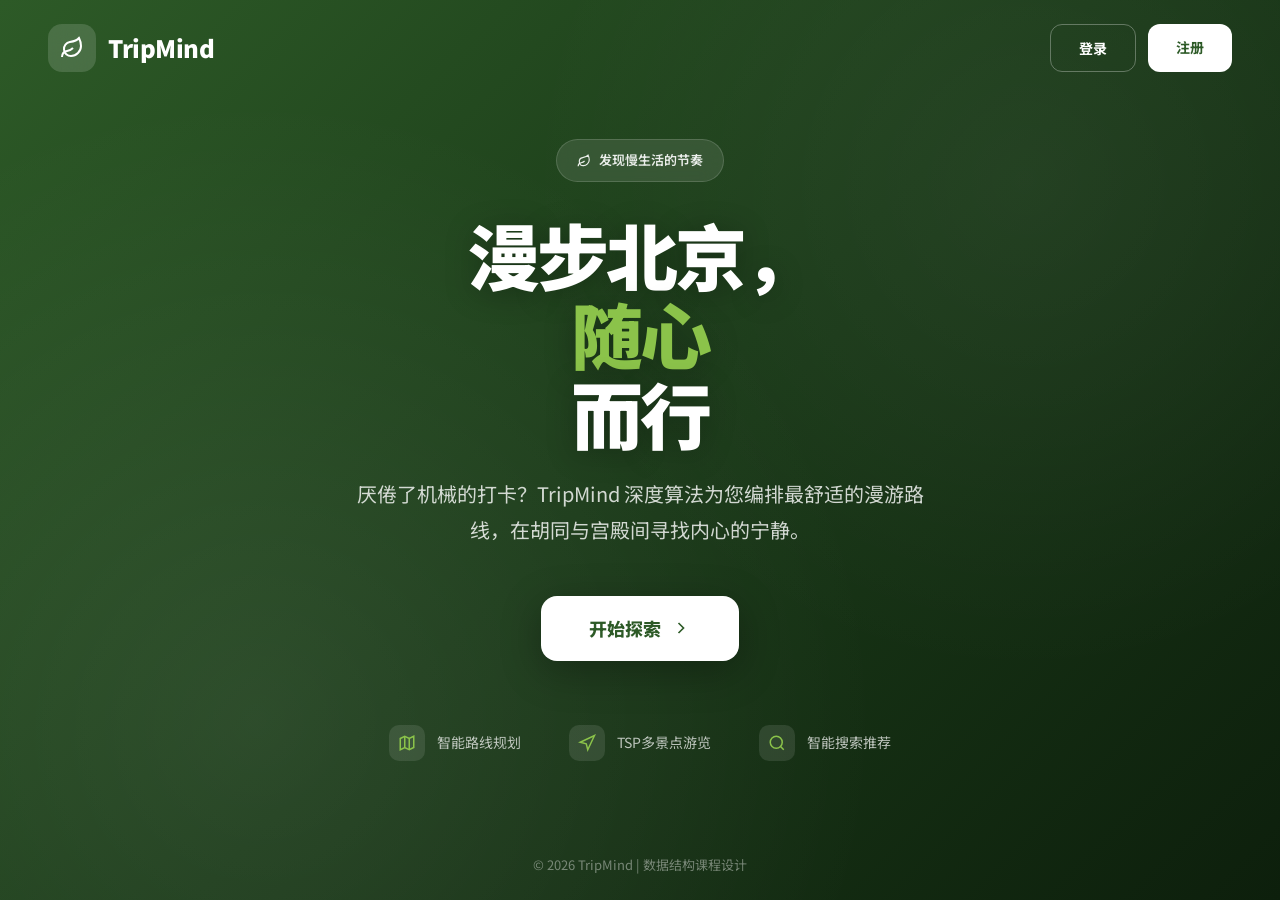
<file: frontend/index.html>
<!DOCTYPE html>
<html lang="zh-CN">
<head>
    <meta charset="UTF-8">
    <meta name="viewport" content="width=device-width, initial-scale=1.0">
    <title>TripMind - 智能旅游推荐系统</title>
    <link rel="stylesheet" href="css/style.css">
    <script src="js/icons.js"></script>
    <style>
        /* 欢迎页全屏设计 */
        .welcome-page {
            min-height: 100vh;
            display: flex;
            flex-direction: column;
            background: linear-gradient(135deg, #2D5A27 0%, #1A3A18 50%, #0D1F0C 100%);
            position: relative;
            overflow: hidden;
        }

        /* 背景装饰 */
        .welcome-page::before {
            content: '';
            position: absolute;
            inset: 0;
            background-image:
                radial-gradient(circle at 20% 80%, rgba(255,255,255,0.08) 0%, transparent 50%),
                radial-gradient(circle at 80% 20%, rgba(255,255,255,0.05) 0%, transparent 40%);
            pointer-events: none;
        }

        /* 顶部导航 */
        .welcome-nav {
            position: absolute;
            top: 0;
            left: 0;
            right: 0;
            padding: 24px 48px;
            display: flex;
            justify-content: space-between;
            align-items: center;
            z-index: 10;
        }

        .welcome-logo {
            display: flex;
            align-items: center;
            gap: 12px;
            color: white;
        }

        .welcome-logo-icon {
            width: 48px;
            height: 48px;
            background: rgba(255,255,255,0.15);
            border-radius: 14px;
            display: flex;
            align-items: center;
            justify-content: center;
            backdrop-filter: blur(10px);
        }

        .welcome-logo-text {
            font-size: 24px;
            font-weight: 900;
            letter-spacing: -0.5px;
        }

        .welcome-auth {
            display: flex;
            gap: 12px;
        }

        .btn-auth {
            padding: 12px 28px;
            border-radius: 12px;
            font-size: 14px;
            font-weight: 700;
            cursor: pointer;
            transition: all 0.2s;
            text-decoration: none;
        }

        .btn-auth-outline {
            background: transparent;
            border: 1px solid rgba(255,255,255,0.3);
            color: white;
        }

        .btn-auth-outline:hover {
            background: rgba(255,255,255,0.1);
            border-color: rgba(255,255,255,0.5);
        }

        .btn-auth-solid {
            background: white;
            color: var(--primary);
            border: none;
        }

        .btn-auth-solid:hover {
            background: rgba(255,255,255,0.9);
            transform: translateY(-2px);
        }

        /* 中央内容 */
        .welcome-content {
            flex: 1;
            display: flex;
            flex-direction: column;
            align-items: center;
            justify-content: center;
            text-align: center;
            padding: 0 24px;
            position: relative;
            z-index: 1;
        }

        .welcome-badge {
            display: inline-flex;
            align-items: center;
            gap: 8px;
            padding: 10px 20px;
            background: rgba(255,255,255,0.1);
            backdrop-filter: blur(10px);
            border: 1px solid rgba(255,255,255,0.15);
            border-radius: 100px;
            color: rgba(255,255,255,0.9);
            font-size: 13px;
            font-weight: 600;
            margin-bottom: 32px;
        }

        .welcome-title {
            font-size: 72px;
            font-weight: 900;
            line-height: 1.1;
            letter-spacing: -3px;
            color: white;
            margin-bottom: 24px;
            text-shadow: 0 4px 30px rgba(0,0,0,0.3);
        }

        .welcome-title span {
            color: #8BC34A;
            display: block;
        }

        .welcome-desc {
            font-size: 20px;
            color: rgba(255,255,255,0.8);
            max-width: 600px;
            margin: 0 auto 48px;
            line-height: 1.8;
        }

        /* 主按钮 */
        .welcome-actions {
            display: flex;
            flex-direction: column;
            align-items: center;
            gap: 20px;
        }

        .btn-enter {
            display: inline-flex;
            align-items: center;
            gap: 10px;
            padding: 18px 48px;
            background: white;
            color: var(--primary);
            border-radius: 16px;
            font-size: 18px;
            font-weight: 800;
            text-decoration: none;
            box-shadow: 0 10px 40px rgba(0,0,0,0.3);
            transition: all 0.3s;
        }

        .btn-enter:hover {
            transform: translateY(-3px);
            box-shadow: 0 15px 50px rgba(0,0,0,0.4);
        }

        .btn-enter svg {
            transition: transform 0.2s;
        }

        .btn-enter:hover svg {
            transform: translateX(4px);
        }

        /* 功能亮点 */
        .welcome-features {
            display: flex;
            gap: 48px;
            margin-top: 64px;
        }

        .welcome-feature {
            display: flex;
            align-items: center;
            gap: 12px;
            color: rgba(255,255,255,0.7);
            font-size: 14px;
        }

        .welcome-feature-icon {
            width: 36px;
            height: 36px;
            background: rgba(255,255,255,0.1);
            border-radius: 10px;
            display: flex;
            align-items: center;
            justify-content: center;
            color: #8BC34A;
        }

        /* 底部提示 */
        .welcome-footer {
            position: absolute;
            bottom: 24px;
            left: 0;
            right: 0;
            text-align: center;
            color: rgba(255,255,255,0.4);
            font-size: 13px;
        }

        /* 响应式 */
        @media (max-width: 768px) {
            .welcome-nav {
                padding: 20px 24px;
            }

            .welcome-title {
                font-size: 42px;
                letter-spacing: -1px;
            }

            .welcome-desc {
                font-size: 16px;
            }

            .welcome-features {
                flex-direction: column;
                gap: 16px;
                align-items: center;
            }

            .btn-enter {
                padding: 16px 36px;
                font-size: 16px;
            }
        }
    </style>
</head>
<body>
    <div class="welcome-page">
        <!-- 顶部导航 -->
        <div class="welcome-nav">
            <div class="welcome-logo">
                <div class="welcome-logo-icon">
                    <svg xmlns="http://www.w3.org/2000/svg" width="24" height="24" viewBox="0 0 24 24" fill="none" stroke="white" stroke-width="2"><path d="M11 20A7 7 0 0 1 9.8 6.1C15.5 5 17 4.48 19 2c1 2 2 4.18 2 8 0 5.5-4.78 10-10 10Z"/><path d="M2 21c0-3 1.85-5.36 5.08-6C9.5 14.52 12 13 13 12"/></svg>
                </div>
                <span class="welcome-logo-text">TripMind</span>
            </div>

            <div class="welcome-auth">
                <a href="login.html" class="btn-auth btn-auth-outline">登录</a>
                <a href="register.html" class="btn-auth btn-auth-solid">注册</a>
            </div>
        </div>

        <!-- 中央内容 -->
        <div class="welcome-content">
            <div class="welcome-badge">
                <svg xmlns="http://www.w3.org/2000/svg" width="14" height="14" viewBox="0 0 24 24" fill="none" stroke="currentColor" stroke-width="2"><path d="M11 20A7 7 0 0 1 9.8 6.1C15.5 5 17 4.48 19 2c1 2 2 4.18 2 8 0 5.5-4.78 10-10 10Z"/><path d="M2 21c0-3 1.85-5.36 5.08-6C9.5 14.52 12 13 13 12"/></svg>
                发现慢生活的节奏
            </div>

            <h1 class="welcome-title">
                漫步北京，
                <span>随心</span>而行
            </h1>

            <p class="welcome-desc">
                厌倦了机械的打卡？TripMind 深度算法为您编排最舒适的漫游路线，在胡同与宫殿间寻找内心的宁静。
            </p>

            <div class="welcome-actions">
                <a href="pages/home.html" class="btn-enter">
                    开始探索
                    <svg xmlns="http://www.w3.org/2000/svg" width="20" height="20" viewBox="0 0 24 24" fill="none" stroke="currentColor" stroke-width="2"><path d="m9 18 6-6-6-6"/></svg>
                </a>
            </div>

            <div class="welcome-features">
                <div class="welcome-feature">
                    <div class="welcome-feature-icon">
                        <svg xmlns="http://www.w3.org/2000/svg" width="18" height="18" viewBox="0 0 24 24" fill="none" stroke="currentColor" stroke-width="2"><polygon points="3 6 9 3 15 6 21 3 21 18 15 21 9 18 3 21"/><line x1="9" x2="9" y1="3" y2="18"/><line x1="15" x2="15" y1="6" y2="21"/></svg>
                    </div>
                    智能路线规划
                </div>
                <div class="welcome-feature">
                    <div class="welcome-feature-icon">
                        <svg xmlns="http://www.w3.org/2000/svg" width="18" height="18" viewBox="0 0 24 24" fill="none" stroke="currentColor" stroke-width="2"><polygon points="3 11 22 2 13 21 11 13 3 11"/></svg>
                    </div>
                    TSP多景点游览
                </div>
                <div class="welcome-feature">
                    <div class="welcome-feature-icon">
                        <svg xmlns="http://www.w3.org/2000/svg" width="18" height="18" viewBox="0 0 24 24" fill="none" stroke="currentColor" stroke-width="2"><circle cx="11" cy="11" r="8"/><path d="m21 21-4.3-4.3"/></svg>
                    </div>
                    智能搜索推荐
                </div>
            </div>
        </div>

        <!-- 底部 -->
        <div class="welcome-footer">
            © 2026 TripMind | 数据结构课程设计
        </div>
    </div>
</body>
</html>
</file>
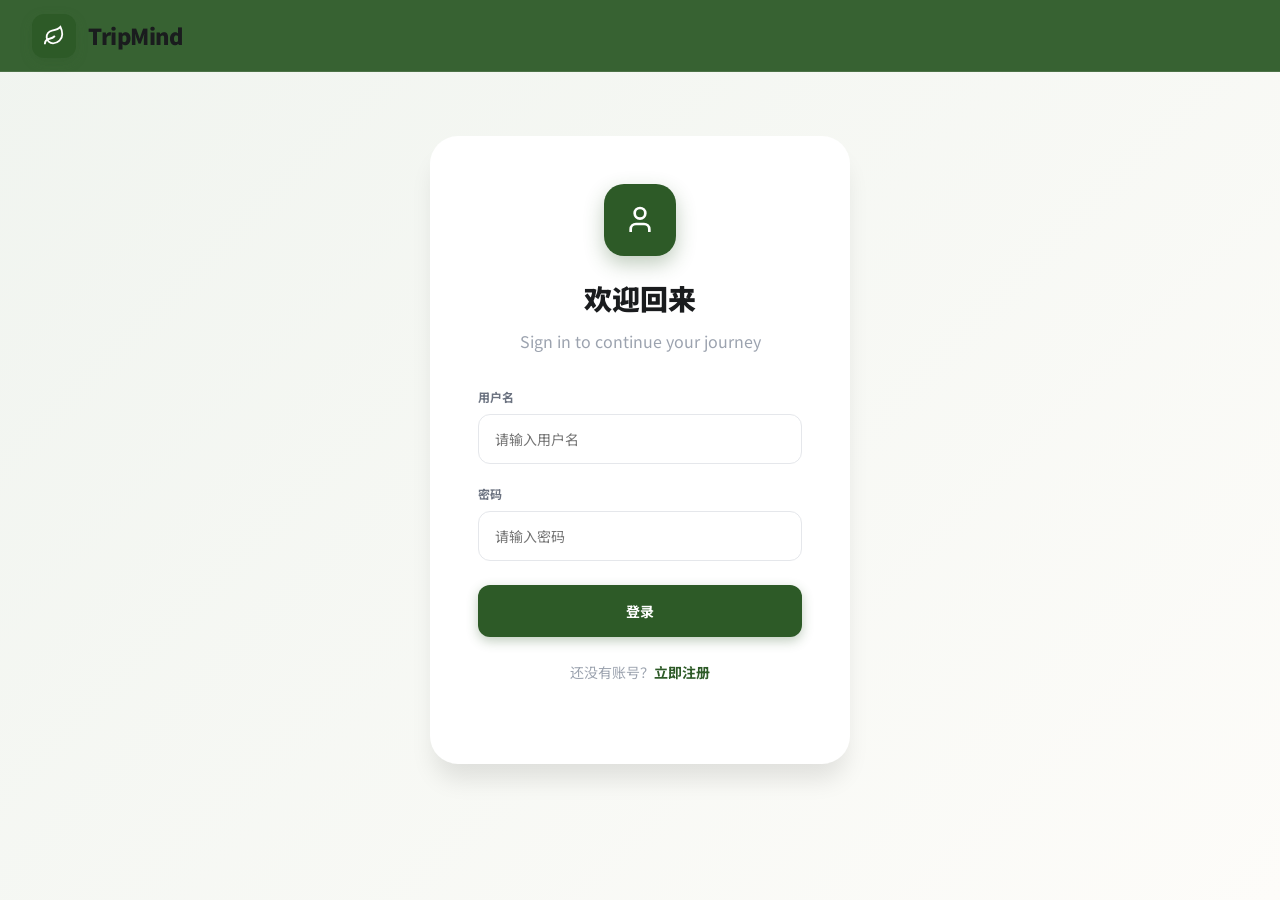
<file: frontend/login.html>
<!DOCTYPE html>
<html lang="zh-CN">
<head>
    <meta charset="UTF-8">
    <meta name="viewport" content="width=device-width, initial-scale=1.0">
    <title>登录 - TripMind</title>
    <link rel="stylesheet" href="css/style.css">
    <script src="js/icons.js"></script>
</head>
<body>
    <!-- 导航栏 -->
    <nav class="navbar">
        <div class="navbar-inner">
            <div class="logo" onclick="location.href='index.html'">
                <div class="logo-icon">
                    <svg xmlns="http://www.w3.org/2000/svg" width="22" height="22" viewBox="0 0 24 24" fill="none" stroke="currentColor" stroke-width="2"><path d="M11 20A7 7 0 0 1 9.8 6.1C15.5 5 17 4.48 19 2c1 2 2 4.18 2 8 0 5.5-4.78 10-10 10Z"/><path d="M2 21c0-3 1.85-5.36 5.08-6C9.5 14.52 12 13 13 12"/></svg>
                </div>
                <span class="logo-text">TripMind</span>
            </div>
        </div>
    </nav>

    <!-- 登录页面 -->
    <div class="auth-page">
        <div class="auth-card">
            <div style="text-align: center; margin-bottom: 32px;">
                <div style="width: 72px; height: 72px; background: var(--primary); border-radius: 20px; display: flex; align-items: center; justify-content: center; margin: 0 auto 20px; box-shadow: 0 8px 20px rgba(45, 90, 39, 0.3);">
                    <svg xmlns="http://www.w3.org/2000/svg" width="32" height="32" viewBox="0 0 24 24" fill="none" stroke="white" stroke-width="2"><path d="M19 21v-2a4 4 0 0 0-4-4H9a4 4 0 0 0-4 4v2"/><circle cx="12" cy="7" r="4"/></svg>
                </div>
                <h1>欢迎回来</h1>
                <p style="color: var(--text-muted); margin-top: 8px;">Sign in to continue your journey</p>
            </div>

            <form id="loginForm">
                <div class="form-group">
                    <label class="form-label">用户名</label>
                    <input type="text" id="username" class="form-input" required placeholder="请输入用户名">
                </div>

                <div class="form-group">
                    <label class="form-label">密码</label>
                    <input type="password" id="password" class="form-input" required placeholder="请输入密码">
                </div>

                <button type="submit" class="btn btn-primary" style="width: 100%; padding: 16px;">
                    登录
                </button>
            </form>

            <p class="auth-link">
                还没有账号？<a href="register.html">立即注册</a>
            </p>
        </div>
    </div>

    <script src="js/api.js"></script>
    <script>
        document.getElementById('loginForm').addEventListener('submit', async function(e) {
            e.preventDefault();

            const username = document.getElementById('username').value.trim();
            const password = document.getElementById('password').value;

            if (!username || !password) {
                alert('请填写完整信息');
                return;
            }

            try {
                const data = await API.Auth.login(username, password);
                if (data) {
                    API.Auth.setCurrentUser(data);
                    alert('登录成功！');
                    window.location.href = 'pages/home.html';
                }
            } catch (e) {
                alert('登录失败，请检查用户名和密码');
            }
        });
    </script>
</body>
</html>
</file>
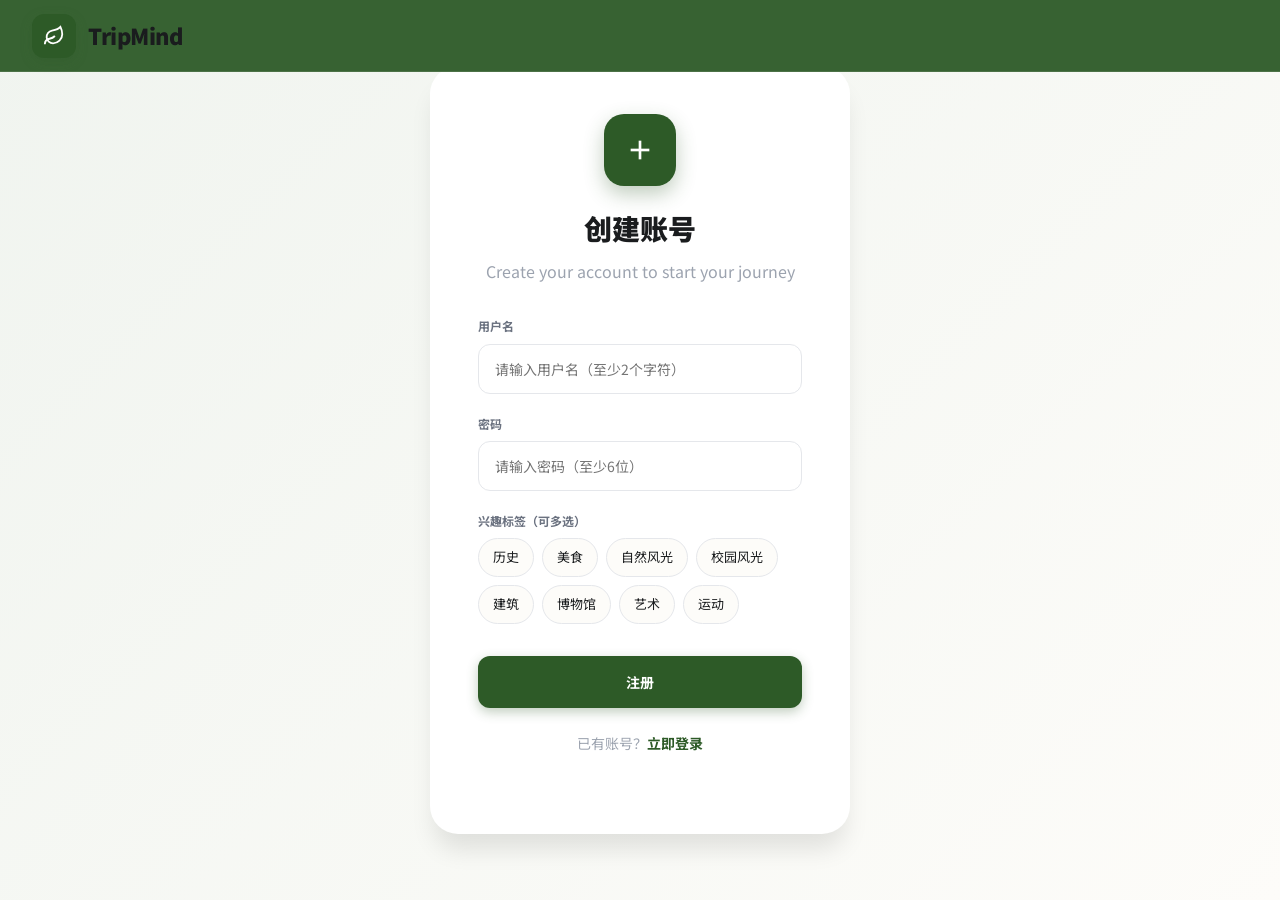
<file: frontend/register.html>
<!DOCTYPE html>
<html lang="zh-CN">
<head>
    <meta charset="UTF-8">
    <meta name="viewport" content="width=device-width, initial-scale=1.0">
    <title>注册 - TripMind</title>
    <link rel="stylesheet" href="css/style.css">
    <script src="js/icons.js"></script>
    <style>
        .checkbox-group {
            display: flex;
            flex-wrap: wrap;
            gap: 8px;
        }
        .checkbox-item {
            display: flex;
            align-items: center;
            gap: 6px;
            padding: 8px 14px;
            background: var(--bg-main);
            border: 1px solid var(--border);
            border-radius: 20px;
            cursor: pointer;
            transition: all 0.2s;
            font-size: 13px;
        }
        .checkbox-item:hover {
            border-color: var(--primary);
        }
        .checkbox-item input {
            display: none;
        }
        .checkbox-item.selected {
            background: var(--primary-light);
            border-color: var(--primary);
            color: var(--primary);
        }
    </style>
</head>
<body>
    <!-- 导航栏 -->
    <nav class="navbar">
        <div class="navbar-inner">
            <div class="logo" onclick="location.href='index.html'">
                <div class="logo-icon">
                    <svg xmlns="http://www.w3.org/2000/svg" width="22" height="22" viewBox="0 0 24 24" fill="none" stroke="currentColor" stroke-width="2"><path d="M11 20A7 7 0 0 1 9.8 6.1C15.5 5 17 4.48 19 2c1 2 2 4.18 2 8 0 5.5-4.78 10-10 10Z"/><path d="M2 21c0-3 1.85-5.36 5.08-6C9.5 14.52 12 13 13 12"/></svg>
                </div>
                <span class="logo-text">TripMind</span>
            </div>
        </div>
    </nav>

    <!-- 注册页面 -->
    <div class="auth-page">
        <div class="auth-card">
            <div style="text-align: center; margin-bottom: 32px;">
                <div style="width: 72px; height: 72px; background: var(--primary); border-radius: 20px; display: flex; align-items: center; justify-content: center; margin: 0 auto 20px; box-shadow: 0 8px 20px rgba(45, 90, 39, 0.3);">
                    <svg xmlns="http://www.w3.org/2000/svg" width="32" height="32" viewBox="0 0 24 24" fill="none" stroke="white" stroke-width="2"><path d="M5 12h14"/><path d="M12 5v14"/></svg>
                </div>
                <h1>创建账号</h1>
                <p style="color: var(--text-muted); margin-top: 8px;">Create your account to start your journey</p>
            </div>

            <form id="registerForm">
                <div class="form-group">
                    <label class="form-label">用户名</label>
                    <input type="text" id="username" class="form-input" required placeholder="请输入用户名（至少2个字符）">
                </div>

                <div class="form-group">
                    <label class="form-label">密码</label>
                    <input type="password" id="password" class="form-input" required placeholder="请输入密码（至少6位）">
                </div>

                <div class="form-group">
                    <label class="form-label">兴趣标签（可多选）</label>
                    <div class="checkbox-group">
                        <label class="checkbox-item" onclick="toggleInterest(this)">
                            <input type="checkbox" name="interests" value="历史">
                            历史
                        </label>
                        <label class="checkbox-item" onclick="toggleInterest(this)">
                            <input type="checkbox" name="interests" value="美食">
                            美食
                        </label>
                        <label class="checkbox-item" onclick="toggleInterest(this)">
                            <input type="checkbox" name="interests" value="自然风光">
                            自然风光
                        </label>
                        <label class="checkbox-item" onclick="toggleInterest(this)">
                            <input type="checkbox" name="interests" value="校园风光">
                            校园风光
                        </label>
                        <label class="checkbox-item" onclick="toggleInterest(this)">
                            <input type="checkbox" name="interests" value="建筑">
                            建筑
                        </label>
                        <label class="checkbox-item" onclick="toggleInterest(this)">
                            <input type="checkbox" name="interests" value="博物馆">
                            博物馆
                        </label>
                        <label class="checkbox-item" onclick="toggleInterest(this)">
                            <input type="checkbox" name="interests" value="艺术">
                            艺术
                        </label>
                        <label class="checkbox-item" onclick="toggleInterest(this)">
                            <input type="checkbox" name="interests" value="运动">
                            运动
                        </label>
                    </div>
                </div>

                <button type="submit" class="btn btn-primary" style="width: 100%; padding: 16px; margin-top: 8px;">
                    注册
                </button>
            </form>

            <p class="auth-link">
                已有账号？<a href="login.html">立即登录</a>
            </p>
        </div>
    </div>

    <script src="js/api.js"></script>
    <script>
        function toggleInterest(label) {
            label.classList.toggle('selected');
        }

        document.getElementById('registerForm').addEventListener('submit', async function(e) {
            e.preventDefault();

            const username = document.getElementById('username').value.trim();
            const password = document.getElementById('password').value;

            if (username.length < 2) {
                alert('用户名至少2个字符');
                return;
            }

            if (password.length < 6) {
                alert('密码至少6位');
                return;
            }

            // 获取选中的兴趣
            const interests = [];
            document.querySelectorAll('input[name="interests"]:checked').forEach(cb => {
                interests.push(cb.value);
            });

            try {
                const data = await API.Auth.register(username, password, interests);
                if (data) {
                    alert('注册成功！请登录');
                    window.location.href = 'login.html';
                }
            } catch (e) {
                alert('注册失败，请重试');
            }
        });
    </script>
</body>
</html>
</file>
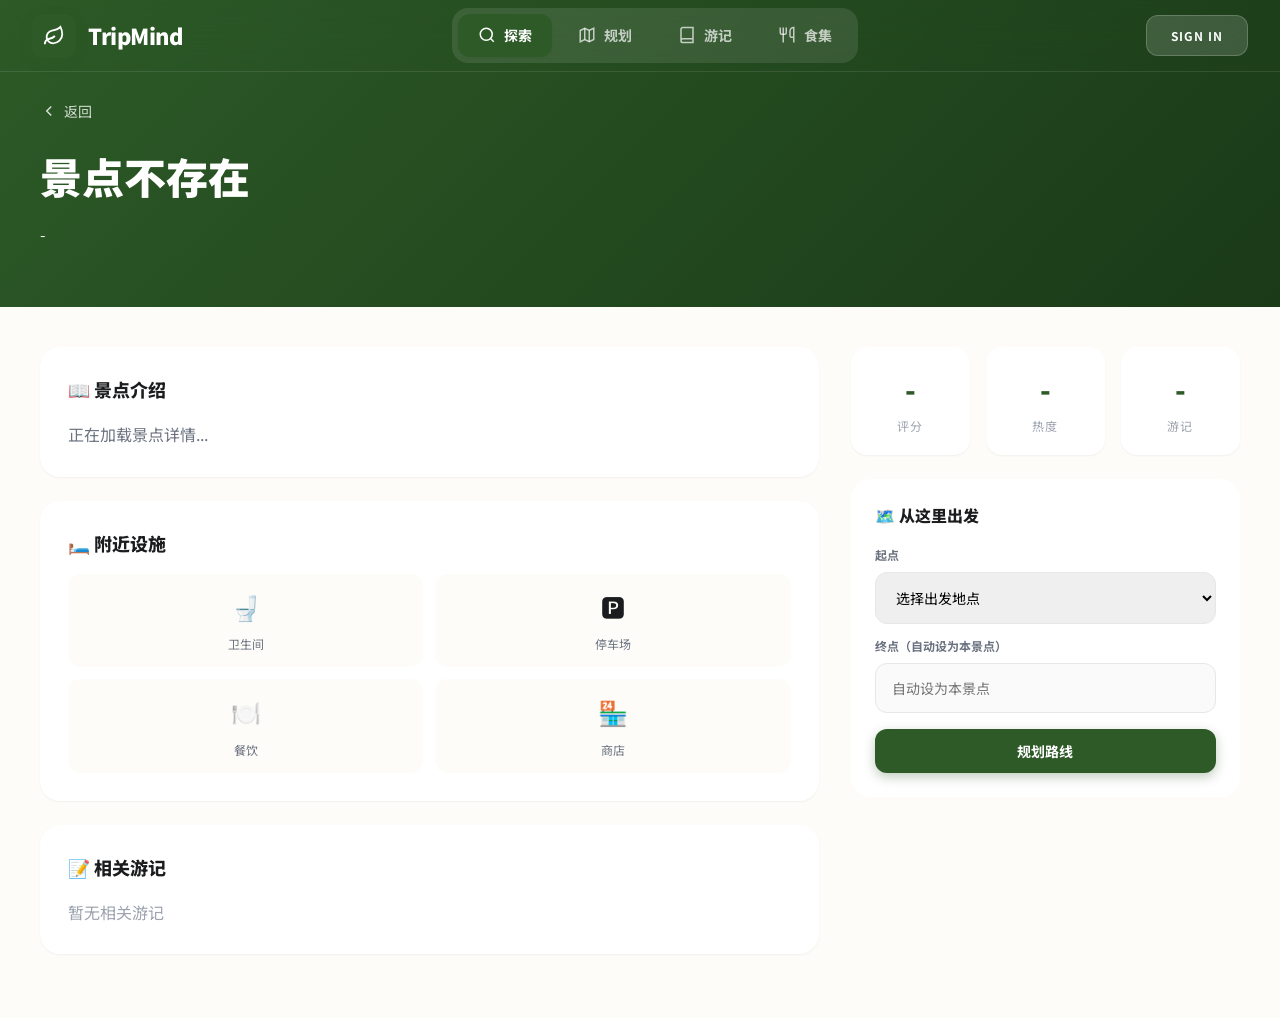
<file: frontend/pages/attraction_detail.html>
<!DOCTYPE html>
<html lang="zh-CN">
<head>
    <meta charset="UTF-8">
    <meta name="viewport" content="width=device-width, initial-scale=1.0">
    <title>景点详情 - TripMind</title>
    <link rel="stylesheet" href="../css/style.css">
    <script src="../js/icons.js"></script>
    <style>
        .detail-hero {
            background: linear-gradient(135deg, var(--primary) 0%, var(--primary-dark) 100%);
            padding: 100px 24px 60px;
            color: white;
        }

        .detail-hero-content {
            max-width: 1200px;
            margin: 0 auto;
        }

        .detail-hero h1 {
            font-size: 42px;
            font-weight: 900;
            margin-bottom: 12px;
        }

        .detail-hero p {
            font-size: 16px;
            opacity: 0.9;
        }

        .detail-content {
            background: var(--bg-main);
            padding: 40px 24px;
        }

        .detail-grid {
            max-width: 1200px;
            margin: 0 auto;
            display: grid;
            grid-template-columns: 2fr 1fr;
            gap: 32px;
        }

        .detail-card {
            background: white;
            border-radius: 20px;
            padding: 28px;
            margin-bottom: 24px;
            box-shadow: var(--shadow-sm);
        }

        .detail-card h3 {
            font-size: 18px;
            font-weight: 800;
            margin-bottom: 16px;
            color: var(--text-primary);
        }

        .detail-card p {
            color: var(--text-secondary);
            line-height: 1.8;
        }

        .detail-stats {
            display: grid;
            grid-template-columns: repeat(3, 1fr);
            gap: 16px;
            margin-bottom: 24px;
        }

        .detail-stat {
            background: white;
            border-radius: 16px;
            padding: 20px;
            text-align: center;
            box-shadow: var(--shadow-sm);
        }

        .detail-stat-value {
            font-size: 28px;
            font-weight: 900;
            color: var(--primary);
        }

        .detail-stat-label {
            font-size: 12px;
            color: var(--text-muted);
            text-transform: uppercase;
            letter-spacing: 1px;
            margin-top: 4px;
        }

        .route-card {
            background: white;
            border-radius: 20px;
            padding: 24px;
            position: sticky;
            top: 92px;
        }

        .route-card h3 {
            font-size: 16px;
            font-weight: 800;
            margin-bottom: 16px;
        }

        .route-inputs {
            margin-bottom: 16px;
        }

        .route-inputs .form-group {
            margin-bottom: 12px;
        }

        .facility-grid {
            display: grid;
            grid-template-columns: repeat(2, 1fr);
            gap: 12px;
        }

        .facility-item {
            background: var(--bg-main);
            padding: 14px;
            border-radius: 12px;
            text-align: center;
        }

        .facility-item .icon {
            font-size: 24px;
            margin-bottom: 8px;
        }

        .facility-item .name {
            font-size: 12px;
            color: var(--text-secondary);
        }

        .back-btn {
            display: inline-flex;
            align-items: center;
            gap: 6px;
            color: rgba(255,255,255,0.8);
            font-size: 14px;
            margin-bottom: 20px;
            cursor: pointer;
        }

        .back-btn:hover {
            color: white;
        }

        @media (max-width: 768px) {
            .detail-grid {
                grid-template-columns: 1fr;
            }

            .detail-hero h1 {
                font-size: 28px;
            }
        }
    </style>
</head>
<body>
    <!-- 导航栏 -->
    <nav class="navbar" style="background: transparent; border-bottom-color: rgba(255,255,255,0.1);">
        <div class="navbar-inner">
            <div class="logo" onclick="location.href='../index.html'">
                <div class="logo-icon">
                    <svg xmlns="http://www.w3.org/2000/svg" width="22" height="22" viewBox="0 0 24 24" fill="none" stroke="currentColor" stroke-width="2"><path d="M11 20A7 7 0 0 1 9.8 6.1C15.5 5 17 4.48 19 2c1 2 2 4.18 2 8 0 5.5-4.78 10-10 10Z"/><path d="M2 21c0-3 1.85-5.36 5.08-6C9.5 14.52 12 13 13 12"/></svg>
                </div>
                <span class="logo-text" style="color: white;">TripMind</span>
            </div>

            <div class="nav-tabs" style="background: rgba(255,255,255,0.1);">
                <a href="home.html" class="nav-tab active" style="color: white;">
                    <svg xmlns="http://www.w3.org/2000/svg" width="18" height="18" viewBox="0 0 24 24" fill="none" stroke="currentColor" stroke-width="2"><circle cx="11" cy="11" r="8"/><path d="m21 21-4.3-4.3"/></svg>
                    探索
                </a>
                <a href="route_planning.html" class="nav-tab" style="color: rgba(255,255,255,0.7);">
                    <svg xmlns="http://www.w3.org/2000/svg" width="18" height="18" viewBox="0 0 24 24" fill="none" stroke="currentColor" stroke-width="2"><polygon points="3 6 9 3 15 6 21 3 21 18 15 21 9 18 3 21"/><line x1="9" x2="9" y1="3" y2="18"/><line x1="15" x2="15" y1="6" y2="21"/></svg>
                    规划
                </a>
                <a href="diary_square.html" class="nav-tab" style="color: rgba(255,255,255,0.7);">
                    <svg xmlns="http://www.w3.org/2000/svg" width="18" height="18" viewBox="0 0 24 24" fill="none" stroke="currentColor" stroke-width="2"><path d="M4 19.5v-15A2.5 2.5 0 0 1 6.5 2H20v20H6.5a2.5 2.5 0 0 1 0-5H20"/></svg>
                    游记
                </a>
                <a href="food.html" class="nav-tab" style="color: rgba(255,255,255,0.7);">
                    <svg xmlns="http://www.w3.org/2000/svg" width="18" height="18" viewBox="0 0 24 24" fill="none" stroke="currentColor" stroke-width="2"><path d="M3 2v7c0 1.1.9 2 2 2h4a2 2 0 0 0 2-2V2"/><path d="M7 2v20"/><path d="M21 15V2v0a5 5 0 0 0-5 5v6c0 1.1.9 2 2 2h3zm0 0v7"/></svg>
                    食集
                </a>
            </div>

            <div class="user-area" id="userArea">
                <a href="../login.html" class="btn-signin" style="background: rgba(255,255,255,0.15); color: white; border: 1px solid rgba(255,255,255,0.2);">Sign In</a>
            </div>
        </div>
    </nav>

    <!-- 景点详情Hero -->
    <div class="detail-hero">
        <div class="detail-hero-content">
            <div class="back-btn" onclick="history.back()">
                <svg xmlns="http://www.w3.org/2000/svg" width="18" height="18" viewBox="0 0 24 24" fill="none" stroke="currentColor" stroke-width="2"><path d="m15 18-6-6 6-6"/></svg>
                返回
            </div>
            <h1 id="attractionName">加载中...</h1>
            <p id="attractionDesc">-</p>
        </div>
    </div>

    <!-- 景点内容 -->
    <div class="detail-content">
        <div class="detail-grid">
            <!-- 左侧 -->
            <div>
                <div class="detail-card">
                    <h3>📖 景点介绍</h3>
                    <p id="attractionContent">正在加载景点详情...</p>
                </div>

                <div class="detail-card">
                    <h3>🛏️ 附近设施</h3>
                    <div class="facility-grid" id="facilities">
                        <div class="facility-item">
                            <div class="icon">🚽</div>
                            <div class="name">卫生间</div>
                        </div>
                        <div class="facility-item">
                            <div class="icon">🅿️</div>
                            <div class="name">停车场</div>
                        </div>
                        <div class="facility-item">
                            <div class="icon">🍽️</div>
                            <div class="name">餐饮</div>
                        </div>
                        <div class="facility-item">
                            <div class="icon">🏪</div>
                            <div class="name">商店</div>
                        </div>
                    </div>
                </div>

                <div class="detail-card">
                    <h3>📝 相关游记</h3>
                    <div id="relatedDiaries">
                        <p style="color: var(--text-muted);">暂无相关游记</p>
                    </div>
                </div>
            </div>

            <!-- 右侧 -->
            <div>
                <div class="detail-stats">
                    <div class="detail-stat">
                        <div class="detail-stat-value" id="statRating">-</div>
                        <div class="detail-stat-label">评分</div>
                    </div>
                    <div class="detail-stat">
                        <div class="detail-stat-value" id="statHeat">-</div>
                        <div class="detail-stat-label">热度</div>
                    </div>
                    <div class="detail-stat">
                        <div class="detail-stat-value" id="statDiary">-</div>
                        <div class="detail-stat-label">游记</div>
                    </div>
                </div>

                <div class="route-card">
                    <h3>🗺️ 从这里出发</h3>
                    <div class="route-inputs">
                        <div class="form-group">
                            <label class="form-label">起点</label>
                            <select id="fromSelect" class="form-input">
                                <option value="">选择出发地点</option>
                            </select>
                        </div>
                        <div class="form-group">
                            <label class="form-label">终点（自动设为本景点）</label>
                            <input type="text" class="form-input" id="toSelect" disabled placeholder="自动设为本景点">
                        </div>
                    </div>
                    <button class="btn btn-primary" onclick="planRoute()" style="width: 100%;">
                        规划路线
                    </button>
                </div>
            </div>
        </div>
    </div>

    <script src="../js/api.js"></script>
    <script>
        // 检查登录状态
        function checkLogin() {
            const user = API.Auth.getCurrentUser();
            const userArea = document.getElementById('userArea');
            if (user && userArea) {
                userArea.innerHTML = `
                    <div style="display: flex; align-items: center; gap: 12px;">
                        <span style="color: var(--text-secondary);">欢迎，${user.username}</span>
                        <button onclick="logout()" class="btn" style="padding: 8px 16px; background: var(--primary-light); color: var(--primary);">退出</button>
                    </div>
                `;
            }
        }

        function logout() {
            API.Auth.logout();
            location.reload();
        }

        const urlParams = new URLSearchParams(window.location.search);
        const attractionId = urlParams.get('id');
        let currentAttraction = null;

        // 加载景点详情
        async function loadAttraction() {
            if (!attractionId) {
                document.getElementById('attractionName').textContent = '景点不存在';
                return;
            }

            try {
                const data = await API.Attractions.get(attractionId);
                if (data) {
                    currentAttraction = data;
                    displayAttraction(data);
                } else {
                    loadMockAttraction();
                }
            } catch (e) {
                console.log('加载失败，使用模拟数据');
                loadMockAttraction();
            }
        }

        // 显示景点数据
        function displayAttraction(data) {
            document.getElementById('attractionName').textContent = data.name || '未知景点';
            document.getElementById('attractionDesc').textContent = data.type || '北京景点';
            document.getElementById('attractionContent').textContent = data.description || '暂无详细介绍';
            document.getElementById('statRating').textContent = data.rating || '4.5';
            document.getElementById('statHeat').textContent = (data.heat || 0) + '%';
            document.getElementById('toSelect').value = data.name;
            document.title = (data.name || '景点') + ' - TripMind';
        }

        // 模拟景点数据
        function loadMockAttraction() {
            const mock = {
                name: '故宫博物院',
                type: '历史古迹',
                rating: 4.9,
                heat: 98,
                description: '故宫又名紫禁城，是中国古代宫廷建筑的精华之作。这里曾是明清两代的皇家宫殿，现在是中国最大的古代文化艺术博物馆。'
            };
            currentAttraction = mock;
            displayAttraction(mock);
        }

        // 加载路线规划选项
        async function loadRouteOptions() {
            try {
                const data = await API.Attractions.list({ limit: 20 });
                const select = document.getElementById('fromSelect');
                if (data && data.items) {
                    data.items.forEach(item => {
                        if (item.id !== attractionId) {
                            const opt = document.createElement('option');
                            opt.value = item.id;
                            opt.textContent = item.name;
                            select.appendChild(opt);
                        }
                    });
                }
            } catch (e) {
                console.log('加载景点列表失败');
            }
        }

        // 规划路线
        function planRoute() {
            const from = document.getElementById('fromSelect').value;
            if (!from) {
                alert('请选择出发地点');
                return;
            }
            window.location.href = `route_planning.html?from=${from}&to=${attractionId}`;
        }

        // 页面加载
        document.addEventListener('DOMContentLoaded', function() {
            checkLogin();
            loadAttraction();
            loadRouteOptions();
        });
    </script>
</body>
</html>
</file>
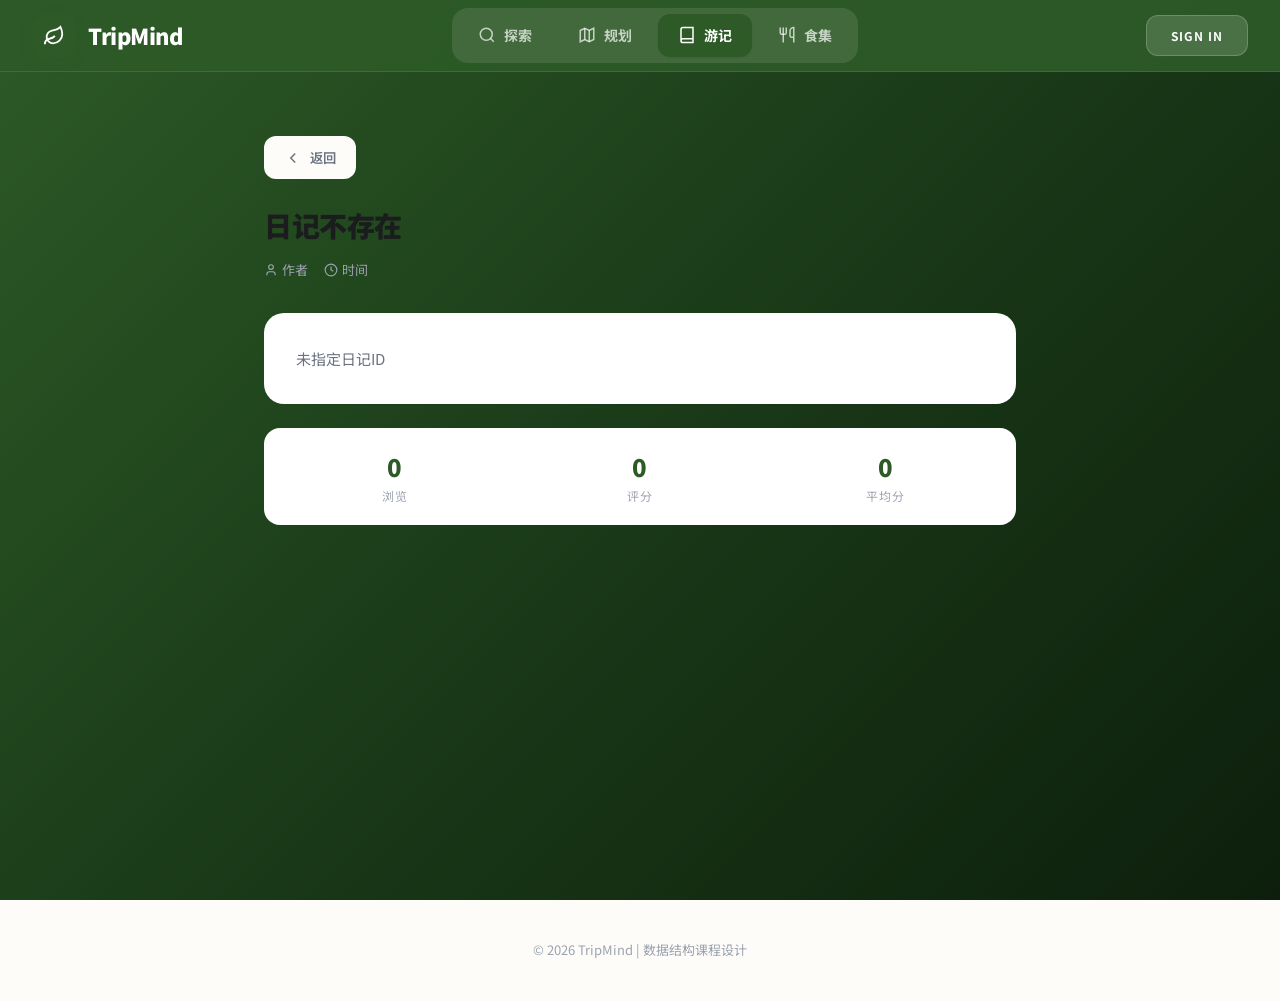
<file: frontend/pages/diary_detail.html>
<!DOCTYPE html>
<html lang="zh-CN">
<head>
    <meta charset="UTF-8">
    <meta name="viewport" content="width=device-width, initial-scale=1.0">
    <title>日记详情 - TripMind</title>
    <link rel="stylesheet" href="../css/style.css">
    <script src="../js/icons.js"></script>
    <style>
        .diary-detail {
            max-width: 800px;
            margin: 0 auto;
            padding: 32px 24px;
        }

        .diary-header {
            margin-bottom: 32px;
        }

        .diary-title {
            font-size: 28px;
            font-weight: 900;
            margin-bottom: 12px;
            letter-spacing: -0.5px;
        }

        .diary-meta {
            display: flex;
            gap: 16px;
            color: var(--text-muted);
            font-size: 13px;
        }

        .diary-meta span {
            display: flex;
            align-items: center;
            gap: 4px;
        }

        .diary-content {
            background: white;
            border-radius: 20px;
            padding: 32px;
            line-height: 1.8;
            font-size: 15px;
            color: var(--text-secondary);
            margin-bottom: 24px;
            box-shadow: var(--shadow-sm);
        }

        .diary-location {
            display: flex;
            align-items: center;
            gap: 8px;
            padding: 16px 20px;
            background: var(--primary-light);
            border-radius: 12px;
            color: var(--primary);
            font-weight: 600;
            margin-bottom: 24px;
        }

        .diary-stats {
            display: flex;
            gap: 24px;
            padding: 20px;
            background: white;
            border-radius: 16px;
            margin-bottom: 24px;
        }

        .stat-item {
            text-align: center;
            flex: 1;
        }

        .stat-value {
            font-size: 24px;
            font-weight: 900;
            color: var(--primary);
        }

        .stat-label {
            font-size: 12px;
            color: var(--text-muted);
            text-transform: uppercase;
            letter-spacing: 1px;
        }

        .back-btn {
            display: inline-flex;
            align-items: center;
            gap: 8px;
            padding: 12px 20px;
            background: var(--bg-main);
            border-radius: 12px;
            color: var(--text-secondary);
            font-weight: 600;
            cursor: pointer;
            transition: all 0.2s;
        }

        .back-btn:hover {
            background: var(--primary-light);
            color: var(--primary);
        }
    </style>
</head>
<body>
    <!-- 导航栏 -->
    <nav class="navbar" style="background: rgba(45, 90, 39, 0.95); border-bottom-color: rgba(255,255,255,0.1);">
        <div class="navbar-inner">
            <div class="logo" onclick="location.href='../index.html'">
                <div class="logo-icon">
                    <svg xmlns="http://www.w3.org/2000/svg" width="22" height="22" viewBox="0 0 24 24" fill="none" stroke="currentColor" stroke-width="2"><path d="M11 20A7 7 0 0 1 9.8 6.1C15.5 5 17 4.48 19 2c1 2 2 4.18 2 8 0 5.5-4.78 10-10 10Z"/><path d="M2 21c0-3 1.85-5.36 5.08-6C9.5 14.52 12 13 13 12"/></svg>
                </div>
                <span class="logo-text" style="color: white;">TripMind</span>
            </div>

            <div class="nav-tabs" style="background: rgba(255,255,255,0.1);">
                <a href="home.html" class="nav-tab" style="color: rgba(255,255,255,0.7);">
                    <svg xmlns="http://www.w3.org/2000/svg" width="18" height="18" viewBox="0 0 24 24" fill="none" stroke="currentColor" stroke-width="2"><circle cx="11" cy="11" r="8"/><path d="m21 21-4.3-4.3"/></svg>
                    探索
                </a>
                <a href="route_planning.html" class="nav-tab" style="color: rgba(255,255,255,0.7);">
                    <svg xmlns="http://www.w3.org/2000/svg" width="18" height="18" viewBox="0 0 24 24" fill="none" stroke="currentColor" stroke-width="2"><polygon points="3 6 9 3 15 6 21 3 21 18 15 21 9 18 3 21"/><line x1="9" x2="9" y1="3" y2="18"/><line x1="15" x2="15" y1="6" y2="21"/></svg>
                    规划
                </a>
                <a href="diary_square.html" class="nav-tab active" style="color: white;">
                    <svg xmlns="http://www.w3.org/2000/svg" width="18" height="18" viewBox="0 0 24 24" fill="none" stroke="currentColor" stroke-width="2"><path d="M4 19.5v-15A2.5 2.5 0 0 1 6.5 2H20v20H6.5a2.5 2.5 0 0 1 0-5H20"/></svg>
                    游记
                </a>
                <a href="food.html" class="nav-tab" style="color: rgba(255,255,255,0.7);">
                    <svg xmlns="http://www.w3.org/2000/svg" width="18" height="18" viewBox="0 0 24 24" fill="none" stroke="currentColor" stroke-width="2"><path d="M3 2v7c0 1.1.9 2 2 2h4a2 2 0 0 0 2-2V2"/><path d="M7 2v20"/><path d="M21 15V2v0a5 5 0 0 0-5 5v6c0 1.1.9 2 2 2h3zm0 0v7"/></svg>
                    食集
                </a>
            </div>

            <div class="user-area" id="userArea">
                <a href="../login.html" class="btn-signin" style="background: rgba(255,255,255,0.15); color: white; border: 1px solid rgba(255,255,255,0.2);">Sign In</a>
            </div>
        </div>
    </nav>

    <!-- 主内容 -->
    <main class="main-content page-bg-gradient">
        <div class="container" style="padding-top: 32px;">
            <div class="diary-detail">
                <!-- 返回按钮 -->
                <button class="back-btn" onclick="history.back()">
                    <svg xmlns="http://www.w3.org/2000/svg" width="18" height="18" viewBox="0 0 24 24" fill="none" stroke="currentColor" stroke-width="2"><path d="m15 18-6-6 6-6"/></svg>
                    返回
                </button>

                <!-- 日记头部 -->
                <div class="diary-header" style="margin-top: 24px;">
                    <h1 class="diary-title" id="diaryTitle">加载中...</h1>
                    <div class="diary-meta">
                        <span id="diaryAuthor">
                            <svg xmlns="http://www.w3.org/2000/svg" width="14" height="14" viewBox="0 0 24 24" fill="none" stroke="currentColor" stroke-width="2"><path d="M19 21v-2a4 4 0 0 0-4-4H9a4 4 0 0 0-4 4v2"/><circle cx="12" cy="7" r="4"/></svg>
                            作者
                        </span>
                        <span id="diaryTime">
                            <svg xmlns="http://www.w3.org/2000/svg" width="14" height="14" viewBox="0 0 24 24" fill="none" stroke="currentColor" stroke-width="2"><circle cx="12" cy="12" r="10"/><polyline points="12 6 12 12 16 14"/></svg>
                            时间
                        </span>
                    </div>
                </div>

                <!-- 关联景点 -->
                <div class="diary-location" id="diaryLocation" style="display: none;">
                    <svg xmlns="http://www.w3.org/2000/svg" width="18" height="18" viewBox="0 0 24 24" fill="none" stroke="currentColor" stroke-width="2"><path d="M20 10c0 6-8 12-8 12s-8-6-8-12a8 8 0 0 1 16 0Z"/><circle cx="12" cy="10" r="3"/></svg>
                    <span id="locationName">-</span>
                </div>

                <!-- 日记内容 -->
                <div class="diary-content" id="diaryContent">
                    加载中...
                </div>

                <!-- 统计 -->
                <div class="diary-stats">
                    <div class="stat-item">
                        <div class="stat-value" id="viewCount">0</div>
                        <div class="stat-label">浏览</div>
                    </div>
                    <div class="stat-item">
                        <div class="stat-value" id="ratingCount">0</div>
                        <div class="stat-label">评分</div>
                    </div>
                    <div class="stat-item">
                        <div class="stat-value" id="avgRating">0</div>
                        <div class="stat-label">平均分</div>
                    </div>
                </div>
            </div>
        </div>
    </main>

    <footer class="footer">
        <p>© 2026 TripMind | 数据结构课程设计</p>
    </footer>

    <script src="../js/api.js"></script>
    <script>
        // 检查登录状态
        function checkLogin() {
            const user = API.Auth.getCurrentUser();
            const userArea = document.getElementById('userArea');
            if (user && userArea) {
                userArea.innerHTML = `
                    <div style="display: flex; align-items: center; gap: 12px;">
                        <span style="color: var(--text-secondary);">欢迎，${user.username}</span>
                        <button onclick="logout()" class="btn" style="padding: 8px 16px; background: var(--primary-light); color: var(--primary);">退出</button>
                    </div>
                `;
            }
        }

        function logout() {
            API.Auth.logout();
            location.reload();
        }

        // 获取URL参数
        function getQueryParam(name) {
            const urlParams = new URLSearchParams(window.location.search);
            return urlParams.get(name);
        }

        // 显示日记数据
        function displayDiary(data) {
            document.getElementById('diaryTitle').textContent = data.title || '无标题';
            document.getElementById('diaryAuthor').innerHTML = `
                <svg xmlns="http://www.w3.org/2000/svg" width="14" height="14" viewBox="0 0 24 24" fill="none" stroke="currentColor" stroke-width="2"><path d="M19 21v-2a4 4 0 0 0-4-4H9a4 4 0 0 0-4 4v2"/><circle cx="12" cy="7" r="4"/></svg>
                ${data.user_id || '匿名用户'}
            `;
            document.getElementById('diaryTime').innerHTML = `
                <svg xmlns="http://www.w3.org/2000/svg" width="14" height="14" viewBox="0 0 24 24" fill="none" stroke="currentColor" stroke-width="2"><circle cx="12" cy="12" r="10"/><polyline points="12 6 12 12 16 14"/></svg>
                ${data.create_time || '-'}
            `;
            document.getElementById('diaryContent').textContent = data.content || '暂无内容';

            if (data.location_id) {
                document.getElementById('diaryLocation').style.display = 'flex';
                document.getElementById('locationName').textContent = '关联景点: ' + data.location_id;
            }

            document.getElementById('viewCount').textContent = data.view_count || 0;
            const ratings = data.ratings || [];
            document.getElementById('ratingCount').textContent = ratings.length;
            const avgRating = ratings.length > 0
                ? (ratings.reduce((a, b) => a + b, 0) / ratings.length).toFixed(1)
                : '0';
            document.getElementById('avgRating').textContent = avgRating;

            document.title = (data.title || '日记') + ' - TripMind';
        }

        // 模拟日记数据
        function getMockDiary(id) {
            const mockDiaries = {
                'diary_001': {
                    title: '故宫一日游',
                    user_id: '旅游达人',
                    create_time: '2026-03-10',
                    content: '今天去了故宫，感受到了古代皇家的威严。建筑精美，文化底蕴深厚。建议早点去，人少一些。\n\n故宫的建筑面积很大，建议安排一整天的时间。从天安门进入，经过端门，就能看到午门。从午门进入后，可以先参观中轴线上的主要建筑，然后参观两侧的宫殿。\n\n特别推荐参观珍宝馆，里面有很多精美的文物。',
                    location_id: 'ATTR_BJ_001',
                    view_count: 520,
                    ratings: [5.0, 4.5, 4.8]
                },
                'diary_002': {
                    title: '颐和园春游记',
                    user_id: '校园探索',
                    create_time: '2026-03-08',
                    content: '春天的颐和园太美了！湖面波光粼粼，柳树发芽，万寿山上的风景绝美。推荐划船游湖。\n\n昆明湖是颐和园的主体，占据了园区大部分面积。春天的时候，湖边的柳树抽出新芽，非常美丽。',
                    location_id: 'ATTR_BJ_004',
                    view_count: 380,
                    ratings: [4.8, 5.0]
                }
            };
            return mockDiaries[id] || mockDiaries['diary_001'];
        }

        // 加载日记详情
        async function loadDiaryDetail() {
            const id = getQueryParam('id');

            if (!id) {
                document.getElementById('diaryTitle').textContent = '日记不存在';
                document.getElementById('diaryContent').textContent = '未指定日记ID';
                return;
            }

            // 先显示加载状态
            document.getElementById('diaryTitle').textContent = '加载中...';
            document.getElementById('diaryContent').textContent = '正在加载日记内容...';

            try {
                const data = await API.Diaries.get(id);
                if (data) {
                    displayDiary(data);
                    return;
                }
            } catch (e) {
                console.log('API调用失败，使用模拟数据:', e);
            }

            // 如果API失败或返回null，使用模拟数据
            const mockData = getMockDiary(id);
            displayDiary(mockData);
        }

        // 页面加载
        document.addEventListener('DOMContentLoaded', function() {
            checkLogin();
            loadDiaryDetail();
        });
    </script>
</body>
</html>
</file>
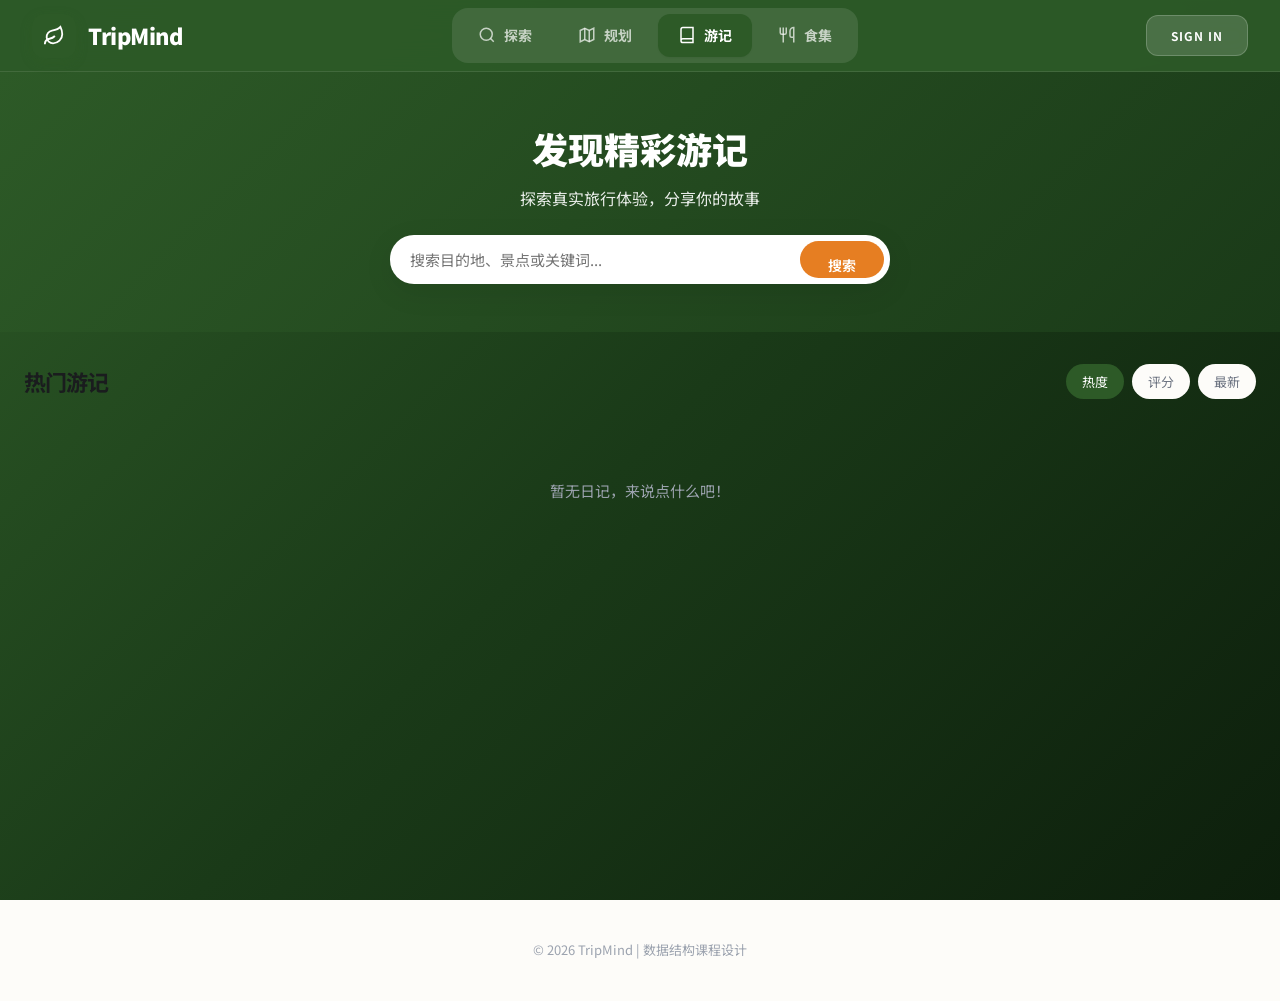
<file: frontend/pages/diary_square.html>
<!DOCTYPE html>
<html lang="zh-CN">
<head>
    <meta charset="UTF-8">
    <meta name="viewport" content="width=device-width, initial-scale=1.0">
    <title>游记广场 - TripMind</title>
    <link rel="stylesheet" href="../css/style.css">
    <script src="../js/icons.js"></script>
    <style>
        .hero-section {
            background: linear-gradient(135deg, var(--primary) 0%, var(--primary-dark) 100%);
            padding: 48px 24px;
            text-align: center;
            color: white;
        }

        .hero-title {
            font-size: 36px;
            font-weight: 900;
            margin-bottom: 8px;
        }

        .hero-subtitle {
            font-size: 16px;
            opacity: 0.9;
            margin-bottom: 24px;
        }

        .search-box {
            max-width: 500px;
            margin: 0 auto;
            display: flex;
            gap: 8px;
        }

        .search-box input {
            flex: 1;
            padding: 14px 20px;
            border: none;
            border-radius: 24px;
            font-size: 15px;
            outline: none;
        }

        .search-box button {
            padding: 14px 28px;
            background: var(--accent);
            color: white;
            border: none;
            border-radius: 24px;
            font-weight: 600;
            cursor: pointer;
        }

        .section-header {
            display: flex;
            justify-content: space-between;
            align-items: center;
            margin-bottom: 20px;
        }

        .section-title {
            font-size: 22px;
            font-weight: 700;
            color: var(--text-primary);
        }

        .sort-tabs {
            display: flex;
            gap: 8px;
        }

        .sort-tab {
            padding: 8px 16px;
            border-radius: 20px;
            font-size: 13px;
            cursor: pointer;
            background: var(--bg-main);
            color: var(--text-secondary);
            border: none;
            transition: all 0.2s;
        }

        .sort-tab.active {
            background: var(--primary);
            color: white;
        }

        .diary-grid {
            display: grid;
            grid-template-columns: repeat(auto-fill, minmax(340px, 1fr));
            gap: 20px;
        }

        .diary-card {
            background: white;
            border-radius: 20px;
            overflow: hidden;
            box-shadow: var(--shadow-sm);
            cursor: pointer;
            transition: all 0.3s;
        }

        .diary-card:hover {
            transform: translateY(-4px);
            box-shadow: 0 12px 40px rgba(0,0,0,0.12);
        }

        .diary-card-image {
            height: 180px;
            background: linear-gradient(135deg, var(--primary-light) 0%, #e8f5e9 100%);
            display: flex;
            align-items: center;
            justify-content: center;
            position: relative;
            overflow: hidden;
        }

        .diary-card-image img {
            width: 100%;
            height: 100%;
            object-fit: cover;
        }

        .diary-card-image .placeholder {
            font-size: 48px;
            opacity: 0.5;
        }

        .diary-card-badge {
            position: absolute;
            top: 12px;
            left: 12px;
            background: var(--primary);
            color: white;
            padding: 4px 12px;
            border-radius: 12px;
            font-size: 12px;
            font-weight: 600;
        }

        .diary-card-body {
            padding: 20px;
        }

        .diary-card-title {
            font-size: 17px;
            font-weight: 700;
            color: var(--text-primary);
            margin-bottom: 10px;
            line-height: 1.4;
            display: -webkit-box;
            -webkit-line-clamp: 2;
            -webkit-box-orient: vertical;
            overflow: hidden;
        }

        .diary-card-meta {
            display: flex;
            align-items: center;
            gap: 12px;
            font-size: 13px;
            color: var(--text-muted);
            margin-bottom: 12px;
        }

        .diary-card-meta .author {
            display: flex;
            align-items: center;
            gap: 4px;
        }

        .diary-card-meta .location {
            display: flex;
            align-items: center;
            gap: 4px;
            color: var(--primary);
            font-weight: 500;
        }

        .diary-card-content {
            font-size: 14px;
            color: var(--text-secondary);
            line-height: 1.6;
            display: -webkit-box;
            -webkit-line-clamp: 2;
            -webkit-box-orient: vertical;
            overflow: hidden;
            margin-bottom: 16px;
        }

        .diary-card-stats {
            display: flex;
            gap: 20px;
            padding-top: 12px;
            border-top: 1px solid var(--border-color);
        }

        .diary-stat {
            display: flex;
            align-items: center;
            gap: 6px;
            font-size: 13px;
            color: var(--text-muted);
        }

        .diary-stat svg {
            width: 16px;
            height: 16px;
        }

        .loading, .empty {
            text-align: center;
            padding: 60px 20px;
            color: var(--text-muted);
            font-size: 15px;
        }

        .pagination {
            display: flex;
            justify-content: center;
            gap: 8px;
            margin-top: 32px;
        }

        .page-btn {
            min-width: 40px;
            height: 40px;
            border-radius: 12px;
            border: none;
            background: var(--bg-main);
            color: var(--text-secondary);
            font-weight: 600;
            cursor: pointer;
            transition: all 0.2s;
        }

        .page-btn:hover {
            background: var(--primary-light);
            color: var(--primary);
        }

        .page-btn.active {
            background: var(--primary);
            color: white;
        }
    </style>
</head>
<body>
    <!-- 导航栏 -->
    <nav class="navbar" style="background: rgba(45, 90, 39, 0.95); border-bottom-color: rgba(255,255,255,0.1);">
        <div class="navbar-inner">
            <div class="logo" onclick="location.href='../index.html'">
                <div class="logo-icon">
                    <svg xmlns="http://www.w3.org/2000/svg" width="22" height="22" viewBox="0 0 24 24" fill="none" stroke="currentColor" stroke-width="2"><path d="M11 20A7 7 0 0 1 9.8 6.1C15.5 5 17 4.48 19 2c1 2 2 4.18 2 8 0 5.5-4.78 10-10 10Z"/><path d="M2 21c0-3 1.85-5.36 5.08-6C9.5 14.52 12 13 13 12"/></svg>
                </div>
                <span class="logo-text" style="color: white;">TripMind</span>
            </div>

            <div class="nav-tabs" style="background: rgba(255,255,255,0.1);">
                <a href="home.html" class="nav-tab" style="color: rgba(255,255,255,0.7);">
                    <svg xmlns="http://www.w3.org/2000/svg" width="18" height="18" viewBox="0 0 24 24" fill="none" stroke="currentColor" stroke-width="2"><circle cx="11" cy="11" r="8"/><path d="m21 21-4.3-4.3"/></svg>
                    探索
                </a>
                <a href="route_planning.html" class="nav-tab" style="color: rgba(255,255,255,0.7);">
                    <svg xmlns="http://www.w3.org/2000/svg" width="18" height="18" viewBox="0 0 24 24" fill="none" stroke="currentColor" stroke-width="2"><polygon points="3 6 9 3 15 6 21 3 21 18 15 21 9 18 3 21"/><line x1="9" x2="9" y1="3" y2="18"/><line x1="15" x2="15" y1="6" y2="21"/></svg>
                    规划
                </a>
                <a href="diary_square.html" class="nav-tab active" style="color: white;">
                    <svg xmlns="http://www.w3.org/2000/svg" width="18" height="18" viewBox="0 0 24 24" fill="none" stroke="currentColor" stroke-width="2"><path d="M4 19.5v-15A2.5 2.5 0 0 1 6.5 2H20v20H6.5a2.5 2.5 0 0 1 0-5H20"/></svg>
                    游记
                </a>
                <a href="food.html" class="nav-tab" style="color: rgba(255,255,255,0.7);">
                    <svg xmlns="http://www.w3.org/2000/svg" width="18" height="18" viewBox="0 0 24 24" fill="none" stroke="currentColor" stroke-width="2"><path d="M3 2v7c0 1.1.9 2 2 2h4a2 2 0 0 0 2-2V2"/><path d="M7 2v20"/><path d="M21 15V2v0a5 5 0 0 0-5 5v6c0 1.1.9 2 2 2h3zm0 0v7"/></svg>
                    食集
                </a>
            </div>

            <div class="user-area">
                <a href="../login.html" class="btn-signin" style="background: rgba(255,255,255,0.15); color: white; border: 1px solid rgba(255,255,255,0.2);">Sign In</a>
            </div>
        </div>
    </nav>

    <!-- 主内容 -->
    <main class="main-content page-bg-gradient">
        <!-- Hero搜索 -->
        <div class="hero-section">
            <h1 class="hero-title">发现精彩游记</h1>
            <p class="hero-subtitle">探索真实旅行体验，分享你的故事</p>
            <div class="search-box">
                <input type="text" id="searchInput" placeholder="搜索目的地、景点或关键词...">
                <button onclick="searchDiaries()">搜索</button>
            </div>
        </div>

        <div class="container" style="padding-top: 32px;">
            <!-- 排序 -->
            <div class="section-header">
                <h2 class="section-title">热门游记</h2>
                <div class="sort-tabs">
                    <button class="sort-tab active" data-sort="heat" onclick="changeSort('heat')">热度</button>
                    <button class="sort-tab" data-sort="rating" onclick="changeSort('rating')">评分</button>
                    <button class="sort-tab" data-sort="time" onclick="changeSort('time')">最新</button>
                </div>
            </div>

            <!-- 日记列表 -->
            <div id="diaryList">
                <div class="loading">加载中...</div>
            </div>

            <!-- 分页 -->
            <div id="pagination" class="pagination"></div>
        </div>
    </main>

    <footer class="footer">
        <p>© 2026 TripMind | 数据结构课程设计</p>
    </footer>

    <script src="../js/api.js"></script>
    <script>
        // 检查登录状态
        function checkLogin() {
            const user = API.Auth.getCurrentUser();
            const userArea = document.getElementById('userArea');
            if (user && userArea) {
                userArea.innerHTML = `
                    <div style="display: flex; align-items: center; gap: 12px;">
                        <span style="color: var(--text-secondary);">欢迎，${user.username}</span>
                        <button onclick="logout()" class="btn" style="padding: 8px 16px; background: var(--primary-light); color: var(--primary);">退出</button>
                    </div>
                `;
            }
        }

        function logout() {
            API.Auth.logout();
            location.reload();
        }

        let currentPage = 1;
        const pageSize = 12;
        let currentSort = 'heat';
        let locationNames = {};

        // 获取景点名称
        async function getLocationName(id) {
            if (!id) return '北京景点';
            if (locationNames[id]) return locationNames[id];

            try {
                const data = await API.Attractions.get(id);
                if (data && data.name) {
                    locationNames[id] = data.name;
                    return data.name;
                }
            } catch (e) {}

            // 如果API失败，尝试从ID提取中文名
            return id.replace('ATTR_BJ_', '北京景点');
        }

        // 生成随机图片URL
        function getRandomImage(id) {
            // 使用 Unsplash 的占位图服务
            const seed = id ? id.charCodeAt(id.length-1) : Math.floor(Math.random() * 100);
            return `https://picsum.photos/seed/${seed}/400/240`;
        }

        // 加载日记列表
        async function loadDiaries() {
            const container = document.getElementById('diaryList');
            container.innerHTML = '<div class="loading">加载中...</div>';

            try {
                const data = await API.Diaries.list({
                    sort: currentSort,
                    limit: pageSize,
                });

                if (!data || !data.items || !data.items.length) {
                    container.innerHTML = '<div class="empty">暂无日记，来说点什么吧！</div>';
                    return;
                }

                // 获取所有地点名称
                const itemsWithNames = await Promise.all(data.items.map(async (item) => {
                    const name = await getLocationName(item.location_id);
                    return { ...item, locationName: name };
                }));

                container.innerHTML = `
                    <div class="diary-grid">
                        ${itemsWithNames.map(item => `
                            <div class="diary-card" onclick="viewDiary('${item.id}')">
                                <div class="diary-card-image">
                                    ${item.images && item.images.length > 0
                                        ? `<img src="${item.images[0]}" alt="${item.title}">`
                                        : `<img src="${getRandomImage(item.id)}" alt="${item.title}" onerror="this.style.display='none'">`
                                    }
                                    <span class="diary-card-badge">${item.locationName}</span>
                                </div>
                                <div class="diary-card-body">
                                    <h3 class="diary-card-title">${item.title}</h3>
                                    <div class="diary-card-meta">
                                        <span class="author">
                                            <svg xmlns="http://www.w3.org/2000/svg" width="14" height="14" viewBox="0 0 24 24" fill="none" stroke="currentColor" stroke-width="2"><path d="M19 21v-2a4 4 0 0 0-4-4H9a4 4 0 0 0-4 4v2"/><circle cx="12" cy="7" r="4"/></svg>
                                            ${item.user_id || '匿名'}
                                        </span>
                                        <span>${item.create_time || ''}</span>
                                    </div>
                                    <p class="diary-card-content">${item.content || '暂无内容'}</p>
                                    <div class="diary-card-stats">
                                        <span class="diary-stat">
                                            <svg xmlns="http://www.w3.org/2000/svg" width="16" height="16" viewBox="0 0 24 24" fill="none" stroke="currentColor" stroke-width="2"><path d="M2 12s3-7 10-7 10 7 10 7-3 7-10 7-10-7-10-7Z"/><circle cx="12" cy="12" r="3"/></svg>
                                            ${item.view_count || 0}
                                        </span>
                                        <span class="diary-stat">
                                            <svg xmlns="http://www.w3.org/2000/svg" width="16" height="16" viewBox="0 0 24 24" fill="none" stroke="currentColor" stroke-width="2"><polygon points="12 2 15.09 8.26 22 9.27 17 14.14 18.18 21.02 12 17.77 5.82 21.02 7 14.14 2 9.27 8.91 8.26 12 2"/></svg>
                                            ${item.ratings && item.ratings.length
                                                ? (item.ratings.reduce((a,b)=>a+b,0)/item.ratings.length).toFixed(1)
                                                : '暂无'}
                                        </span>
                                    </div>
                                </div>
                            </div>
                        `).join('')}
                    </div>
                `;

                // 更新分页
                updatePagination(data.total || 0);
            } catch (e) {
                console.error('加载日记失败:', e);
                container.innerHTML = '<div class="empty">加载失败，请刷新重试</div>';
            }
        }

        // 搜索日记
        async function searchDiaries() {
            const keyword = document.getElementById('searchInput').value.trim();
            if (!keyword) {
                loadDiaries();
                return;
            }

            const container = document.getElementById('diaryList');
            container.innerHTML = '<div class="loading">搜索中...</div>';

            try {
                const data = await API.Diaries.search(keyword, 20);
                if (!data || !data.items || !data.items.length) {
                    container.innerHTML = '<div class="empty">未找到相关日记</div>';
                    return;
                }

                const itemsWithNames = await Promise.all(data.items.map(async (item) => {
                    const name = await getLocationName(item.location_id);
                    return { ...item, locationName: name };
                }));

                container.innerHTML = `
                    <div class="diary-grid">
                        ${itemsWithNames.map(item => `
                            <div class="diary-card" onclick="viewDiary('${item.id}')">
                                <div class="diary-card-image">
                                    ${item.images && item.images.length > 0
                                        ? `<img src="${item.images[0]}" alt="${item.title}">`
                                        : `<img src="${getRandomImage(item.id)}" alt="${item.title}" onerror="this.style.display='none'">`
                                    }
                                    <span class="diary-card-badge">${item.locationName}</span>
                                </div>
                                <div class="diary-card-body">
                                    <h3 class="diary-card-title">${item.title}</h3>
                                    <div class="diary-card-meta">
                                        <span class="author">${item.user_id || '匿名'}</span>
                                        <span>${item.create_time || ''}</span>
                                    </div>
                                    <p class="diary-card-content">${item.content || '暂无内容'}</p>
                                    <div class="diary-card-stats">
                                        <span class="diary-stat">👁 ${item.view_count || 0}</span>
                                        <span class="diary-stat">⭐ ${item.ratings && item.ratings.length
                                            ? (item.ratings.reduce((a,b)=>a+b,0)/item.ratings.length).toFixed(1)
                                            : '暂无'}</span>
                                    </div>
                                </div>
                            </div>
                        `).join('')}
                    </div>
                `;

                document.getElementById('pagination').innerHTML = '';
            } catch (e) {
                container.innerHTML = '<div class="empty">搜索失败</div>';
            }
        }

        // 切换排序
        function changeSort(sort) {
            currentSort = sort;
            document.querySelectorAll('.sort-tab').forEach(tab => {
                tab.classList.toggle('active', tab.dataset.sort === sort);
            });
            loadDiaries();
        }

        // 查看日记
        function viewDiary(id) {
            window.location.href = `diary_detail.html?id=${id}`;
        }

        // 更新分页
        function updatePagination(total) {
            const totalPages = Math.ceil(total / pageSize);
            const pagination = document.getElementById('pagination');

            if (totalPages <= 1) {
                pagination.innerHTML = '';
                return;
            }

            let html = '';
            for (let i = 1; i <= totalPages; i++) {
                html += `<button class="page-btn ${i === currentPage ? 'active' : ''}" onclick="goPage(${i})">${i}</button>`;
            }
            pagination.innerHTML = html;
        }

        // 翻页
        function goPage(page) {
            currentPage = page;
            loadDiaries();
            window.scrollTo({ top: 0, behavior: 'smooth' });
        }

        // 回车搜索
        document.addEventListener('DOMContentLoaded', () => {
            checkLogin();
            document.getElementById('searchInput').addEventListener('keypress', (e) => {
                if (e.key === 'Enter') searchDiaries();
            });
            loadDiaries();
        });
    </script>
</body>
</html>
</file>
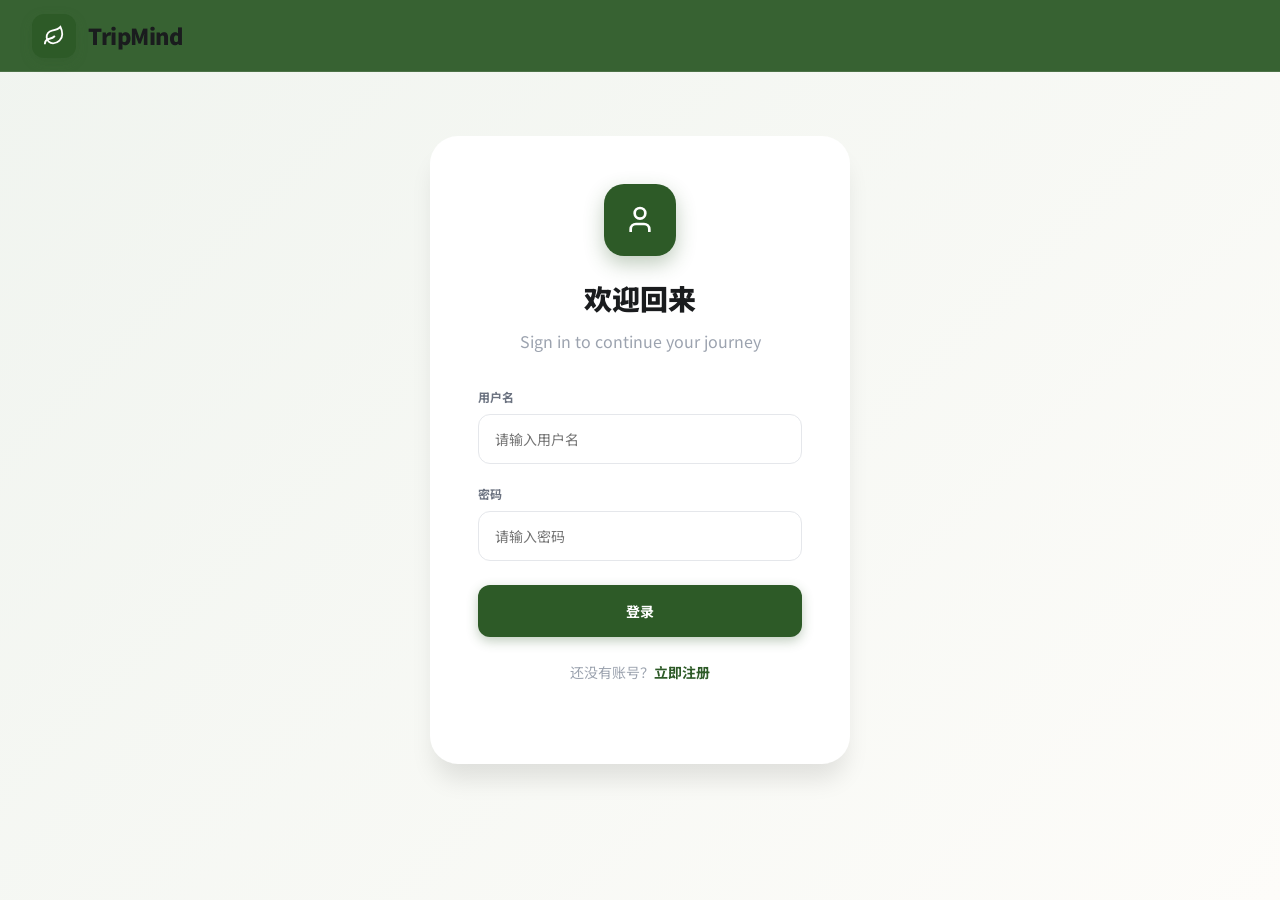
<file: frontend/pages/diary_write.html>
<!DOCTYPE html>
<html lang="zh-CN">
<head>
    <meta charset="UTF-8">
    <meta name="viewport" content="width=device-width, initial-scale=1.0">
    <title>写日记 - TripMind</title>
    <link rel="stylesheet" href="../css/style.css">
    <script src="../js/icons.js"></script>
    <style>
        .write-page {
            background: linear-gradient(135deg, var(--primary) 0%, var(--primary-dark) 100%);
            min-height: 100vh;
            padding: 100px 24px 60px;
        }

        .write-card {
            max-width: 800px;
            margin: 0 auto;
            background: white;
            border-radius: 24px;
            padding: 40px;
            box-shadow: 0 20px 60px rgba(0,0,0,0.3);
        }

        .write-header {
            text-align: center;
            margin-bottom: 32px;
        }

        .write-header h1 {
            font-size: 28px;
            font-weight: 900;
            color: var(--text-primary);
        }

        .write-header p {
            color: var(--text-muted);
            margin-top: 8px;
        }

        .form-group {
            margin-bottom: 24px;
        }

        .form-label {
            display: block;
            font-size: 13px;
            font-weight: 700;
            color: var(--text-secondary);
            margin-bottom: 8px;
        }

        .form-input, .form-select, .form-textarea {
            width: 100%;
            padding: 14px 16px;
            border: 1px solid var(--border);
            border-radius: 12px;
            font-size: 15px;
            transition: all 0.2s;
            font-family: inherit;
        }

        .form-input:focus, .form-select:focus, .form-textarea:focus {
            outline: none;
            border-color: var(--primary);
            box-shadow: 0 0 0 3px rgba(45, 90, 39, 0.1);
        }

        .form-textarea {
            min-height: 200px;
            resize: vertical;
            line-height: 1.7;
        }

        .form-actions {
            display: flex;
            gap: 12px;
            margin-top: 32px;
        }

        .form-actions .btn {
            flex: 1;
            padding: 16px;
            font-size: 15px;
            border-radius: 14px;
        }
    </style>
</head>
<body>
    <!-- 导航栏 -->
    <nav class="navbar" style="background: transparent; border-bottom-color: rgba(255,255,255,0.1);">
        <div class="navbar-inner">
            <div class="logo" onclick="location.href='../index.html'">
                <div class="logo-icon">
                    <svg xmlns="http://www.w3.org/2000/svg" width="22" height="22" viewBox="0 0 24 24" fill="none" stroke="currentColor" stroke-width="2"><path d="M11 20A7 7 0 0 1 9.8 6.1C15.5 5 17 4.48 19 2c1 2 2 4.18 2 8 0 5.5-4.78 10-10 10Z"/><path d="M2 21c0-3 1.85-5.36 5.08-6C9.5 14.52 12 13 13 12"/></svg>
                </div>
                <span class="logo-text" style="color: white;">TripMind</span>
            </div>

            <div class="nav-tabs" style="background: rgba(255,255,255,0.1);">
                <a href="home.html" class="nav-tab" style="color: rgba(255,255,255,0.7);">
                    <svg xmlns="http://www.w3.org/2000/svg" width="18" height="18" viewBox="0 0 24 24" fill="none" stroke="currentColor" stroke-width="2"><circle cx="11" cy="11" r="8"/><path d="m21 21-4.3-4.3"/></svg>
                    探索
                </a>
                <a href="route_planning.html" class="nav-tab" style="color: rgba(255,255,255,0.7);">
                    <svg xmlns="http://www.w3.org/2000/svg" width="18" height="18" viewBox="0 0 24 24" fill="none" stroke="currentColor" stroke-width="2"><polygon points="3 6 9 3 15 6 21 3 21 18 15 21 9 18 3 21"/><line x1="9" x2="9" y1="3" y2="18"/><line x1="15" x2="15" y1="6" y2="21"/></svg>
                    规划
                </a>
                <a href="diary_square.html" class="nav-tab active">
                    <svg xmlns="http://www.w3.org/2000/svg" width="18" height="18" viewBox="0 0 24 24" fill="none" stroke="currentColor" stroke-width="2"><path d="M4 19.5v-15A2.5 2.5 0 0 1 6.5 2H20v20H6.5a2.5 2.5 0 0 1 0-5H20"/></svg>
                    游记
                </a>
                <a href="food.html" class="nav-tab" style="color: rgba(255,255,255,0.7);">
                    <svg xmlns="http://www.w3.org/2000/svg" width="18" height="18" viewBox="0 0 24 24" fill="none" stroke="currentColor" stroke-width="2"><path d="M3 2v7c0 1.1.9 2 2 2h4a2 2 0 0 0 2-2V2"/><path d="M7 2v20"/><path d="M21 15V2v0a5 5 0 0 0-5 5v6c0 1.1.9 2 2 2h3zm0 0v7"/></svg>
                    食集
                </a>
            </div>

            <div class="user-area">
                <a href="../login.html" class="btn-signin" style="background: rgba(255,255,255,0.15); color: white; border: 1px solid rgba(255,255,255,0.2);">Sign In</a>
            </div>
        </div>
    </nav>

    <!-- 写日记 -->
    <div class="write-page">
        <div class="write-card">
            <div class="write-header">
                <h1>✏️ 写旅游日记</h1>
                <p>记录你的精彩旅行故事</p>
            </div>

            <form id="diaryForm">
                <div class="form-group">
                    <label class="form-label">标题 *</label>
                    <input type="text" id="title" class="form-input" required placeholder="给日记起个吸引人的标题">
                </div>

                <div class="form-group">
                    <label class="form-label">关联景点</label>
                    <select id="location" class="form-select">
                        <option value="">-- 选择景点（可选） --</option>
                    </select>
                </div>

                <div class="form-group">
                    <label class="form-label">日记内容 *</label>
                    <textarea id="content" class="form-textarea" required placeholder="记录你的旅行经历、感受、攻略心得..."></textarea>
                </div>

                <div class="form-group">
                    <label class="form-label">图片链接（可选，多个用逗号分隔）</label>
                    <input type="text" id="images" class="form-input" placeholder="https://example.com/image1.jpg, https://example.com/image2.jpg">
                </div>

                <div class="form-actions">
                    <button type="button" class="btn btn-secondary" onclick="history.back()">取消</button>
                    <button type="submit" class="btn btn-primary">发布日记</button>
                </div>
            </form>
        </div>
    </div>

    <script src="../js/api.js"></script>
    <script>
        // 检查登录
        function checkLogin() {
            const user = API.Auth.getCurrentUser();
            if (!user) {
                alert('请先登录');
                window.location.href = '../login.html';
                return null;
            }
            return user;
        }

        // 加载景点选项
        async function loadAttractions() {
            try {
                const data = await API.Attractions.list({ limit: 100 });
                const select = document.getElementById('location');

                if (data && data.items) {
                    data.items.forEach(item => {
                        const option = document.createElement('option');
                        option.value = item.id;
                        option.textContent = `${item.name} (${item.type || '景点'})`;
                        select.appendChild(option);
                    });
                }
            } catch (e) {
                console.log('加载景点失败:', e);
            }
        }

        // 提交日记
        document.getElementById('diaryForm').addEventListener('submit', async function(e) {
            e.preventDefault();

            const user = checkLogin();
            if (!user) return;

            const title = document.getElementById('title').value.trim();
            const content = document.getElementById('content').value.trim();
            const location = document.getElementById('location').value;
            const imagesInput = document.getElementById('images').value.trim();

            if (!title || !content) {
                alert('请填写标题和内容');
                return;
            }

            const images = imagesInput ? imagesInput.split(',').map(s => s.trim()).filter(s => s) : [];

            try {
                const data = await API.Diaries.create({
                    user_id: user.user_id,
                    title: title,
                    content: content,
                    location_id: location || null,
                    images: images
                });

                if (data && data.diary_id) {
                    alert('发布成功！');
                    window.location.href = 'diary_detail.html?id=' + data.diary_id;
                }
            } catch (e) {
                alert('发布失败，请重试');
            }
        });

        // 页面加载
        document.addEventListener('DOMContentLoaded', function() {
            checkLogin();
            loadAttractions();
        });
    </script>
</body>
</html>
</file>
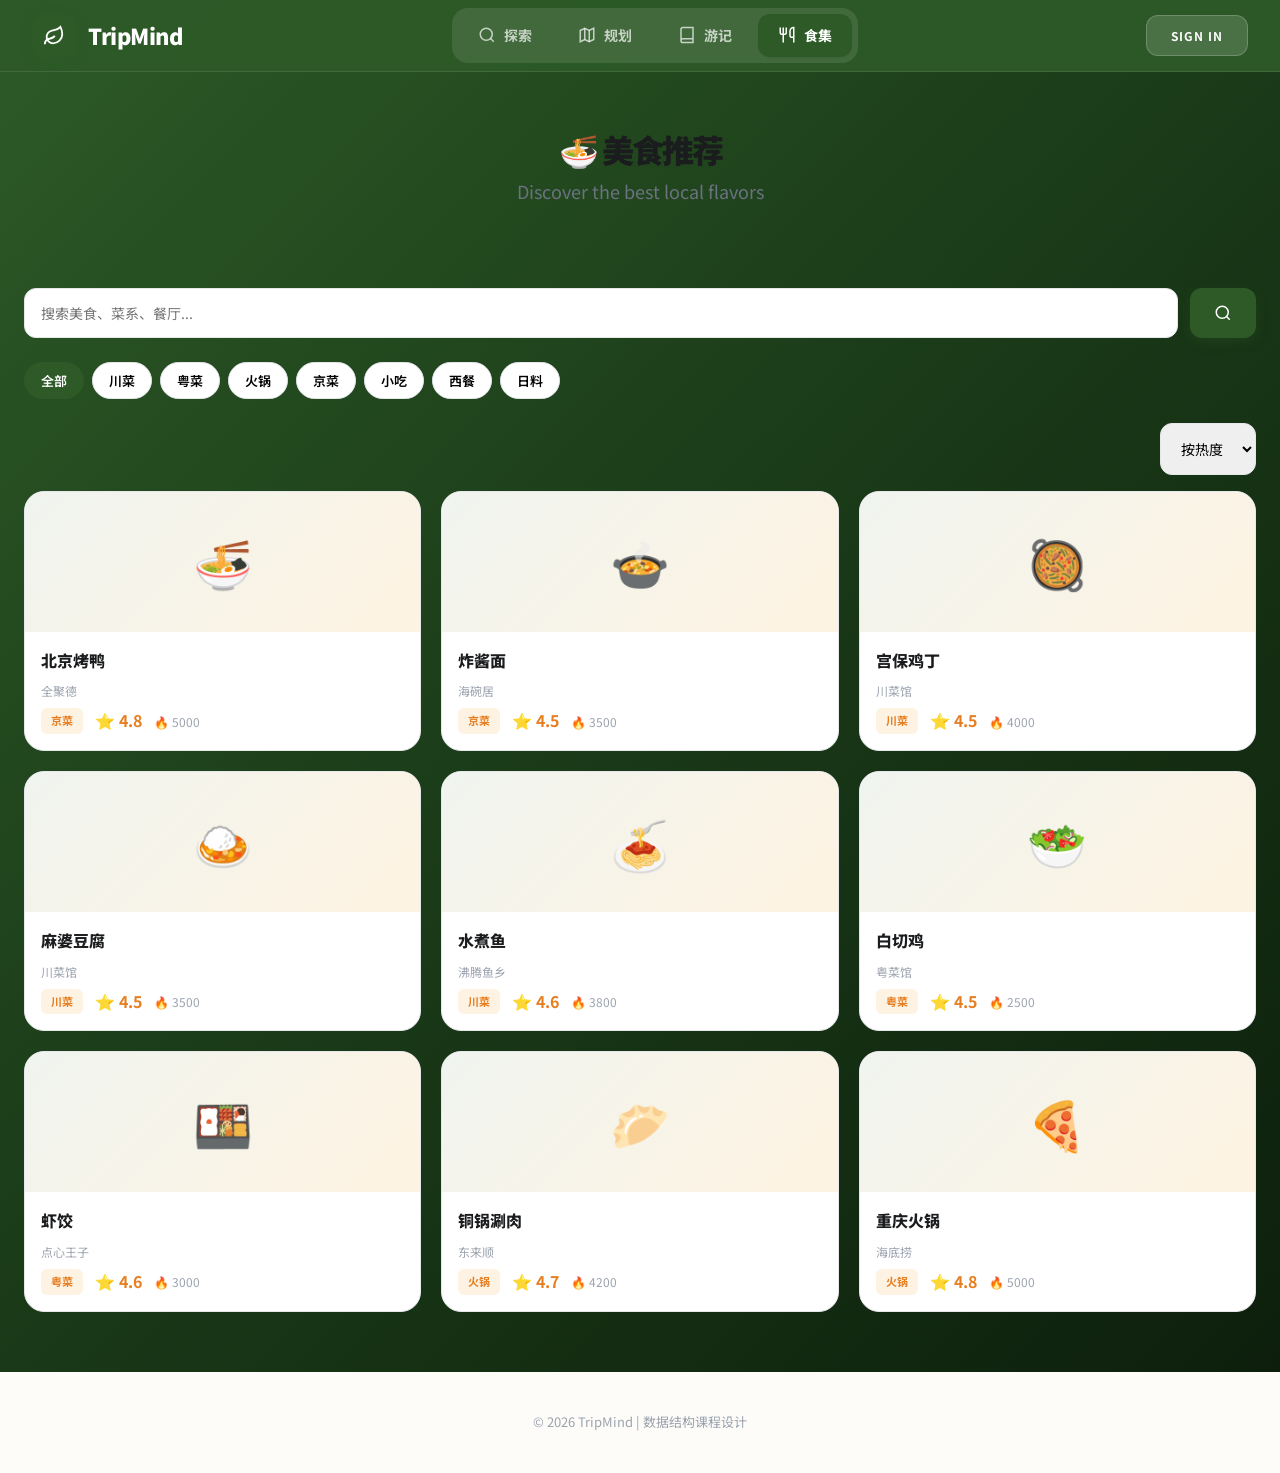
<file: frontend/pages/food.html>
<!DOCTYPE html>
<html lang="zh-CN">
<head>
    <meta charset="UTF-8">
    <meta name="viewport" content="width=device-width, initial-scale=1.0">
    <title>美食推荐 - TripMind</title>
    <link rel="stylesheet" href="../css/style.css">
    <script src="../js/icons.js"></script>
    <style>
        .food-grid {
            display: grid;
            grid-template-columns: repeat(3, 1fr);
            gap: 20px;
        }

        .food-card {
            background: white;
            border-radius: 20px;
            overflow: hidden;
            transition: all 0.3s;
            border: 1px solid var(--border);
        }

        .food-card:hover {
            transform: translateY(-4px);
            box-shadow: var(--shadow-lg);
        }

        .food-image {
            height: 140px;
            background: linear-gradient(135deg, var(--primary-light), var(--accent-light));
            display: flex;
            align-items: center;
            justify-content: center;
            font-size: 48px;
        }

        .food-content {
            padding: 16px;
        }

        .food-name {
            font-size: 16px;
            font-weight: 800;
            margin-bottom: 8px;
        }

        .food-restaurant {
            font-size: 12px;
            color: var(--text-muted);
            margin-bottom: 8px;
        }

        .food-meta {
            display: flex;
            align-items: center;
            gap: 12px;
        }

        .food-tag {
            padding: 4px 10px;
            background: var(--accent-light);
            color: var(--accent);
            border-radius: 6px;
            font-size: 11px;
            font-weight: 700;
        }

        .filter-bar {
            display: flex;
            gap: 8px;
            flex-wrap: wrap;
            margin-bottom: 24px;
        }

        .filter-btn {
            padding: 8px 16px;
            border: 1px solid var(--border);
            border-radius: 20px;
            background: white;
            cursor: pointer;
            font-size: 13px;
            font-weight: 600;
            transition: all 0.2s;
        }

        .filter-btn:hover {
            border-color: var(--primary);
            color: var(--primary);
        }

        .filter-btn.active {
            background: var(--primary);
            color: white;
            border-color: var(--primary);
        }

        @media (max-width: 1024px) {
            .food-grid {
                grid-template-columns: repeat(2, 1fr);
            }
        }

        @media (max-width: 640px) {
            .food-grid {
                grid-template-columns: 1fr;
            }
        }
    </style>
</head>
<body>
    <!-- 导航栏 -->
    <nav class="navbar" style="background: rgba(45, 90, 39, 0.95); border-bottom-color: rgba(255,255,255,0.1);">
        <div class="navbar-inner">
            <div class="logo" onclick="location.href='../index.html'">
                <div class="logo-icon">
                    <svg xmlns="http://www.w3.org/2000/svg" width="22" height="22" viewBox="0 0 24 24" fill="none" stroke="currentColor" stroke-width="2"><path d="M11 20A7 7 0 0 1 9.8 6.1C15.5 5 17 4.48 19 2c1 2 2 4.18 2 8 0 5.5-4.78 10-10 10Z"/><path d="M2 21c0-3 1.85-5.36 5.08-6C9.5 14.52 12 13 13 12"/></svg>
                </div>
                <span class="logo-text" style="color: white;">TripMind</span>
            </div>

            <div class="nav-tabs" style="background: rgba(255,255,255,0.1);">
                <a href="home.html" class="nav-tab" style="color: rgba(255,255,255,0.7);">
                    <svg xmlns="http://www.w3.org/2000/svg" width="18" height="18" viewBox="0 0 24 24" fill="none" stroke="currentColor" stroke-width="2"><circle cx="11" cy="11" r="8"/><path d="m21 21-4.3-4.3"/></svg>
                    探索
                </a>
                <a href="route_planning.html" class="nav-tab" style="color: rgba(255,255,255,0.7);">
                    <svg xmlns="http://www.w3.org/2000/svg" width="18" height="18" viewBox="0 0 24 24" fill="none" stroke="currentColor" stroke-width="2"><polygon points="3 6 9 3 15 6 21 3 21 18 15 21 9 18 3 21"/><line x1="9" x2="9" y1="3" y2="18"/><line x1="15" x2="15" y1="6" y2="21"/></svg>
                    规划
                </a>
                <a href="diary_square.html" class="nav-tab" style="color: rgba(255,255,255,0.7);">
                    <svg xmlns="http://www.w3.org/2000/svg" width="18" height="18" viewBox="0 0 24 24" fill="none" stroke="currentColor" stroke-width="2"><path d="M4 19.5v-15A2.5 2.5 0 0 1 6.5 2H20v20H6.5a2.5 2.5 0 0 1 0-5H20"/></svg>
                    游记
                </a>
                <a href="food.html" class="nav-tab active" style="color: white;">
                    <svg xmlns="http://www.w3.org/2000/svg" width="18" height="18" viewBox="0 0 24 24" fill="none" stroke="currentColor" stroke-width="2"><path d="M3 2v7c0 1.1.9 2 2 2h4a2 2 0 0 0 2-2V2"/><path d="M7 2v20"/><path d="M21 15V2v0a5 5 0 0 0-5 5v6c0 1.1.9 2 2 2h3zm0 0v7"/></svg>
                    食集
                </a>
            </div>

            <div class="user-area">
                <a href="../login.html" class="btn-signin" style="background: rgba(255,255,255,0.15); color: white; border: 1px solid rgba(255,255,255,0.2);">Sign In</a>
            </div>
        </div>
    </nav>

    <!-- 主内容 -->
    <main class="main-content page-bg-gradient">
        <section class="hero" style="padding: 60px 0 40px;">
            <div class="container">
                <h1 style="font-size: 32px; margin-bottom: 8px;">🍜 美食推荐</h1>
                <p style="color: var(--text-secondary);">Discover the best local flavors</p>
            </div>
        </section>

        <section class="section" style="padding-top: 0;">
            <div class="container">
                <!-- 搜索 -->
                <div style="display: flex; gap: 12px; margin-bottom: 24px;">
                    <input type="text" id="searchInput" class="form-input" placeholder="搜索美食、菜系、餐厅..." style="flex: 1;">
                    <button class="btn btn-primary" onclick="searchFoods()" style="padding: 14px 24px;">
                        <svg xmlns="http://www.w3.org/2000/svg" width="18" height="18" viewBox="0 0 24 24" fill="none" stroke="currentColor" stroke-width="2"><circle cx="11" cy="11" r="8"/><path d="m21 21-4.3-4.3"/></svg>
                    </button>
                </div>

                <!-- 菜系筛选 -->
                <div class="filter-bar" id="cuisineFilters">
                    <button class="filter-btn active" onclick="filterByCuisine('')">全部</button>
                    <button class="filter-btn" onclick="filterByCuisine('川菜')">川菜</button>
                    <button class="filter-btn" onclick="filterByCuisine('粤菜')">粤菜</button>
                    <button class="filter-btn" onclick="filterByCuisine('火锅')">火锅</button>
                    <button class="filter-btn" onclick="filterByCuisine('京菜')">京菜</button>
                    <button class="filter-btn" onclick="filterByCuisine('小吃')">小吃</button>
                    <button class="filter-btn" onclick="filterByCuisine('西餐')">西餐</button>
                    <button class="filter-btn" onclick="filterByCuisine('日料')">日料</button>
                </div>

                <!-- 排序 -->
                <div style="display: flex; justify-content: flex-end; margin-bottom: 16px;">
                    <select id="sortSelect" onchange="loadFoods()" class="form-input" style="width: auto;">
                        <option value="heat">按热度</option>
                        <option value="rating">按评分</option>
                    </select>
                </div>

                <!-- 美食列表 -->
                <div class="food-grid" id="foodList">
                    <div class="loading">加载中...</div>
                </div>
            </div>
        </section>
    </main>

    <footer class="footer">
        <p>© 2026 TripMind | 数据结构课程设计</p>
    </footer>

    <script src="../js/api.js"></script>
    <script>
        // 检查登录状态
        function checkLogin() {
            const user = API.Auth.getCurrentUser();
            const userArea = document.getElementById('userArea');
            if (user && userArea) {
                userArea.innerHTML = `
                    <div style="display: flex; align-items: center; gap: 12px;">
                        <span style="color: var(--text-secondary);">欢迎，${user.username}</span>
                        <button onclick="logout()" class="btn" style="padding: 8px 16px; background: var(--primary-light); color: var(--primary);">退出</button>
                    </div>
                `;
            }
        }

        function logout() {
            API.Auth.logout();
            location.reload();
        }

        let currentCuisine = '';

        // 按菜系筛选
        function filterByCuisine(cuisine) {
            currentCuisine = cuisine;
            document.querySelectorAll('.filter-btn').forEach(btn => {
                btn.classList.remove('active');
                if (btn.textContent === (cuisine || '全部')) {
                    btn.classList.add('active');
                }
            });
            loadFoods();
        }

        // 加载美食列表
        async function loadFoods() {
            const sort = document.getElementById('sortSelect').value;
            const params = {
                campus_id: 'BJ',
                sort: sort,
                limit: 30
            };
            if (currentCuisine) {
                params.cuisine = currentCuisine;
            }

            const container = document.getElementById('foodList');

            try {
                const data = await API.Foods.list(params);
                if (data && data.items && data.items.length > 0) {
                    renderFoods(container, data.items);
                } else {
                    renderMockFoods(container);
                }
            } catch (e) {
                renderMockFoods(container);
            }
        }

        // 搜索美食
        async function searchFoods() {
            const keyword = document.getElementById('searchInput').value.trim();
            const container = document.getElementById('foodList');

            if (!keyword) {
                loadFoods();
                return;
            }

            try {
                const data = await API.Foods.search(keyword, { campus_id: 'BJ' });
                if (data && data.items && data.items.length > 0) {
                    renderFoods(container, data.items);
                } else {
                    container.innerHTML = '<div class="empty">未找到相关美食</div>';
                }
            } catch (e) {
                container.innerHTML = '<div class="empty">搜索失败</div>';
            }
        }

        // 渲染美食卡片
        function renderFoods(container, items) {
            const foodEmojis = ['🍜', '🍲', '🥘', '🍛', '🍝', '🥗', '🍱', '🥟', '🍕', '🍖'];

            container.innerHTML = items.map((item, i) => `
                <div class="food-card">
                    <div class="food-image">
                        ${foodEmojis[i % foodEmojis.length]}
                    </div>
                    <div class="food-content">
                        <div class="food-name">${item.name}</div>
                        <div class="food-restaurant">${item.restaurant || ''}</div>
                        <div class="food-meta">
                            <span class="food-tag">${item.cuisine || '其他'}</span>
                            <span style="color: var(--accent); font-weight: 700;">
                                ⭐ ${item.rating || '4.5'}
                            </span>
                            <span style="color: var(--text-muted); font-size: 12px;">
                                🔥 ${item.heat || 0}
                            </span>
                        </div>
                    </div>
                </div>
            `).join('');
        }

        // 模拟美食数据
        function renderMockFoods(container) {
            const mockFoods = [
                { name: '北京烤鸭', restaurant: '全聚德', cuisine: '京菜', rating: 4.8, heat: 5000 },
                { name: '炸酱面', restaurant: '海碗居', cuisine: '京菜', rating: 4.5, heat: 3500 },
                { name: '宫保鸡丁', restaurant: '川菜馆', cuisine: '川菜', rating: 4.5, heat: 4000 },
                { name: '麻婆豆腐', restaurant: '川菜馆', cuisine: '川菜', rating: 4.5, heat: 3500 },
                { name: '水煮鱼', restaurant: '沸腾鱼乡', cuisine: '川菜', rating: 4.6, heat: 3800 },
                { name: '白切鸡', restaurant: '粤菜馆', cuisine: '粤菜', rating: 4.5, heat: 2500 },
                { name: '虾饺', restaurant: '点心王子', cuisine: '粤菜', rating: 4.6, heat: 3000 },
                { name: '铜锅涮肉', restaurant: '东来顺', cuisine: '火锅', rating: 4.7, heat: 4200 },
                { name: '重庆火锅', restaurant: '海底捞', cuisine: '火锅', rating: 4.8, heat: 5000 },
            ];

            renderFoods(container, mockFoods);
        }

        // 页面加载
        document.addEventListener('DOMContentLoaded', function() {
            checkLogin();
            loadFoods();
        });
    </script>
</body>
</html>
</file>
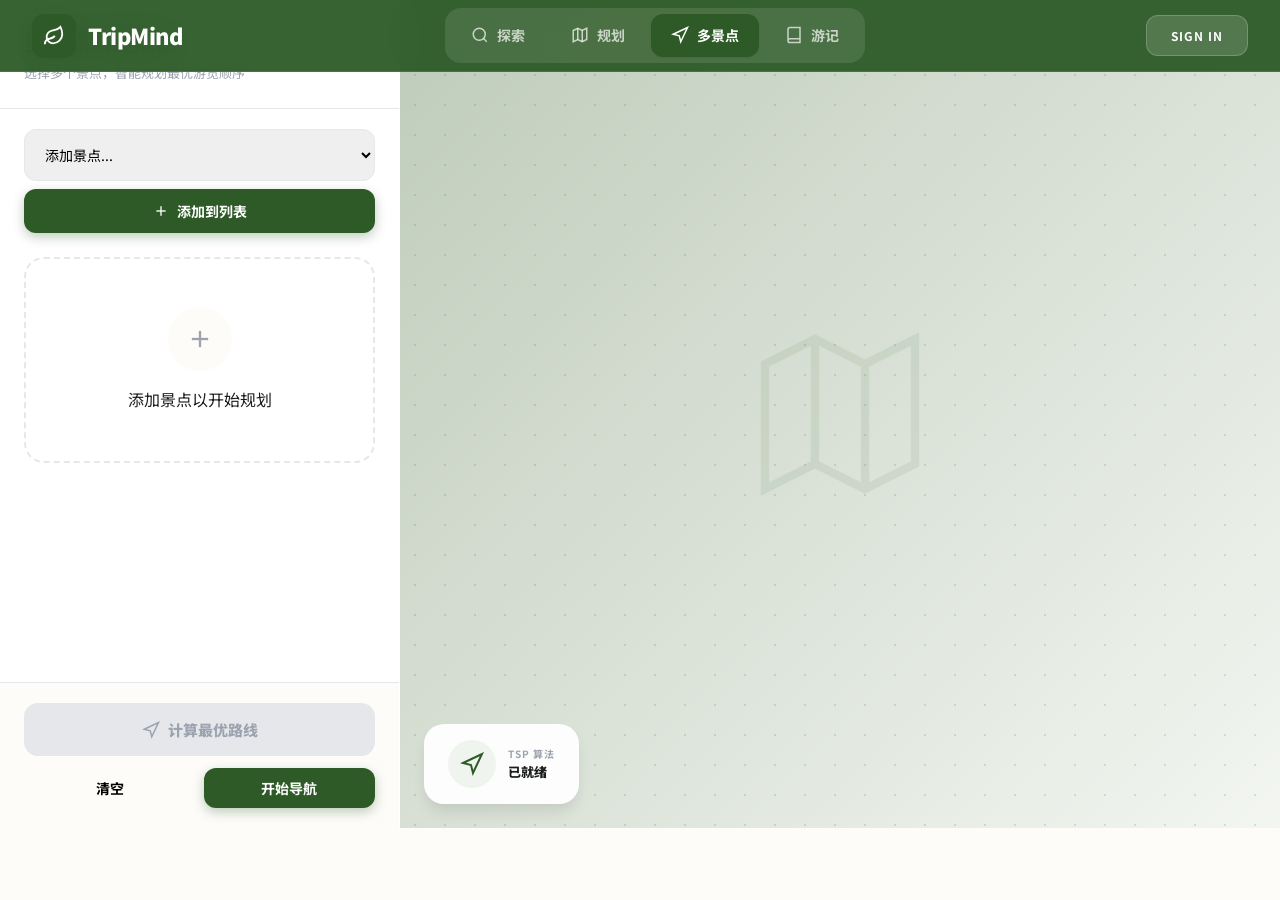
<file: frontend/pages/trip_planning.html>
<!DOCTYPE html>
<html lang="zh-CN">
<head>
    <meta charset="UTF-8">
    <meta name="viewport" content="width=device-width, initial-scale=1.0">
    <title>多景点游览 - TripMind</title>
    <link rel="stylesheet" href="../css/style.css">
    <script src="../js/icons.js"></script>
    <script src="../js/api.js"></script>
    <style>
        .page-container {
            display: flex;
            height: calc(100vh - 72px);
        }

        .spots-panel {
            width: 400px;
            background: rgba(255,255,255,0.95);
            border-right: 1px solid rgba(255,255,255,0.2);
            display: flex;
            flex-direction: column;
        }

        .spots-panel-header {
            padding: 24px;
            border-bottom: 1px solid var(--border);
        }

        .spots-panel-header h2 {
            font-size: 22px;
            font-weight: 900;
        }

        .spots-panel-header p {
            font-size: 13px;
            color: var(--text-muted);
            margin-top: 4px;
        }

        .spots-panel-body {
            flex: 1;
            overflow-y: auto;
            padding: 20px 24px;
        }

        .spot-add {
            margin-bottom: 24px;
        }

        .spot-add input {
            width: 100%;
        }

        .selected-spots {
            display: flex;
            flex-direction: column;
            gap: 12px;
        }

        .selected-spot {
            display: flex;
            align-items: center;
            gap: 12px;
            padding: 14px;
            background: var(--bg-main);
            border: 1px solid var(--border);
            border-radius: 14px;
            transition: all 0.2s;
        }

        .selected-spot:hover {
            border-color: var(--primary-light);
        }

        .selected-spot .order {
            width: 28px;
            height: 28px;
            background: var(--primary);
            color: white;
            border-radius: 8px;
            display: flex;
            align-items: center;
            justify-content: center;
            font-size: 12px;
            font-weight: 800;
        }

        .selected-spot .info {
            flex: 1;
        }

        .selected-spot .name {
            font-weight: 700;
            font-size: 14px;
        }

        .selected-spot .type {
            font-size: 11px;
            color: var(--text-muted);
            text-transform: uppercase;
            letter-spacing: 1px;
        }

        .selected-spot .remove {
            color: var(--text-muted);
            cursor: pointer;
            padding: 4px;
        }

        .selected-spot .remove:hover {
            color: #EF4444;
        }

        .empty-spots {
            padding: 48px 24px;
            border: 2px dashed var(--border);
            border-radius: 20px;
            text-align: center;
        }

        .empty-spots-icon {
            width: 64px;
            height: 64px;
            background: var(--bg-main);
            border-radius: 50%;
            display: flex;
            align-items: center;
            justify-content: center;
            margin: 0 auto 16px;
            color: var(--text-muted);
        }

        .spots-panel-footer {
            padding: 20px 24px;
            background: var(--bg-main);
            border-top: 1px solid var(--border);
        }

        .btn-plan {
            width: 100%;
            padding: 16px;
            background: var(--primary);
            color: white;
            border-radius: 14px;
            font-size: 15px;
            font-weight: 800;
            display: flex;
            align-items: center;
            justify-content: center;
            gap: 8px;
            transition: all 0.2s;
        }

        .btn-plan:hover:not(:disabled) {
            opacity: 0.9;
        }

        .btn-plan:disabled {
            background: var(--border);
            color: var(--text-muted);
            cursor: not-allowed;
        }

        .btn-plan.loading {
            background: var(--primary-light);
            color: var(--primary);
        }

        .result-section {
            margin-top: 16px;
        }

        .result-card {
            background: white;
            border: 1px solid var(--border);
            border-radius: 14px;
            padding: 16px;
        }

        .result-card h4 {
            font-size: 13px;
            color: var(--text-muted);
            text-transform: uppercase;
            letter-spacing: 1px;
            margin-bottom: 12px;
        }

        .result-stats {
            display: flex;
            gap: 16px;
        }

        .result-stat {
            flex: 1;
            text-align: center;
            padding: 12px;
            background: var(--bg-main);
            border-radius: 10px;
        }

        .result-stat .value {
            font-size: 20px;
            font-weight: 900;
            color: var(--primary);
        }

        .result-stat .label {
            font-size: 10px;
            color: var(--text-muted);
            text-transform: uppercase;
            letter-spacing: 1px;
        }

        .result-order {
            margin-top: 12px;
        }

        .result-order-item {
            display: flex;
            align-items: center;
            gap: 10px;
            padding: 8px 0;
            border-bottom: 1px solid var(--border);
        }

        .result-order-item:last-child {
            border-bottom: none;
        }

        .result-order-item .num {
            width: 24px;
            height: 24px;
            background: var(--primary-light);
            color: var(--primary);
            border-radius: 6px;
            display: flex;
            align-items: center;
            justify-content: center;
            font-size: 11px;
            font-weight: 800;
        }

        .result-order-item .arrow {
            color: var(--text-muted);
        }
    </style>
</head>
<body>
    <!-- 导航栏 -->
    <nav class="navbar" style="background: rgba(45, 90, 39, 0.95); border-bottom-color: rgba(255,255,255,0.1);">
        <div class="navbar-inner">
            <div class="logo" onclick="location.href='../index.html'">
                <div class="logo-icon">
                    <svg xmlns="http://www.w3.org/2000/svg" width="22" height="22" viewBox="0 0 24 24" fill="none" stroke="currentColor" stroke-width="2"><path d="M11 20A7 7 0 0 1 9.8 6.1C15.5 5 17 4.48 19 2c1 2 2 4.18 2 8 0 5.5-4.78 10-10 10Z"/><path d="M2 21c0-3 1.85-5.36 5.08-6C9.5 14.52 12 13 13 12"/></svg>
                </div>
                <span class="logo-text" style="color: white;">TripMind</span>
            </div>

            <div class="nav-tabs" style="background: rgba(255,255,255,0.1);">
                <a href="home.html" class="nav-tab" style="color: rgba(255,255,255,0.7);">
                    <svg xmlns="http://www.w3.org/2000/svg" width="18" height="18" viewBox="0 0 24 24" fill="none" stroke="currentColor" stroke-width="2"><circle cx="11" cy="11" r="8"/><path d="m21 21-4.3-4.3"/></svg>
                    探索
                </a>
                <a href="route_planning.html" class="nav-tab" style="color: rgba(255,255,255,0.7);">
                    <svg xmlns="http://www.w3.org/2000/svg" width="18" height="18" viewBox="0 0 24 24" fill="none" stroke="currentColor" stroke-width="2"><polygon points="3 6 9 3 15 6 21 3 21 18 15 21 9 18 3 21"/><line x1="9" x2="9" y1="3" y2="18"/><line x1="15" x2="15" y1="6" y2="21"/></svg>
                    规划
                </a>
                <a href="trip_planning.html" class="nav-tab active" style="color: white;">
                    <svg xmlns="http://www.w3.org/2000/svg" width="18" height="18" viewBox="0 0 24 24" fill="none" stroke="currentColor" stroke-width="2"><polygon points="3 11 22 2 13 21 11 13 3 11"/></svg>
                    多景点
                </a>
                <a href="diary_square.html" class="nav-tab" style="color: rgba(255,255,255,0.7);">
                    <svg xmlns="http://www.w3.org/2000/svg" width="18" height="18" viewBox="0 0 24 24" fill="none" stroke="currentColor" stroke-width="2"><path d="M4 19.5v-15A2.5 2.5 0 0 1 6.5 2H20v20H6.5a2.5 2.5 0 0 1 0-5H20"/></svg>
                    游记
                </a>
            </div>

            <div class="user-area" id="userArea">
                <a href="../login.html" class="btn-signin" style="background: rgba(255,255,255,0.15); color: white; border: 1px solid rgba(255,255,255,0.2);">Sign In</a>
            </div>
        </div>
    </nav>

    <!-- 主内容 -->
    <div class="page-container">
        <!-- 左侧景点选择面板 -->
        <div class="spots-panel">
            <div class="spots-panel-header">
                <h2>多景点游览规划</h2>
                <p>选择多个景点，智能规划最优游览顺序</p>
            </div>

            <div class="spots-panel-body">
                <!-- 添加景点 -->
                <div class="spot-add">
                    <select id="spotSelect" class="form-input">
                        <option value="">添加景点...</option>
                    </select>
                    <button class="btn btn-primary" onclick="addSpot()" style="width: 100%; margin-top: 8px;">
                        <svg xmlns="http://www.w3.org/2000/svg" width="16" height="16" viewBox="0 0 24 24" fill="none" stroke="currentColor" stroke-width="2"><path d="M5 12h14"/><path d="M12 5v14"/></svg>
                        添加到列表
                    </button>
                </div>

                <!-- 已选景点 -->
                <div class="selected-spots" id="selectedSpots">
                    <div class="empty-spots">
                        <div class="empty-spots-icon">
                            <svg xmlns="http://www.w3.org/2000/svg" width="28" height="28" viewBox="0 0 24 24" fill="none" stroke="currentColor" stroke-width="2"><path d="M5 12h14"/><path d="M12 5v14"/></svg>
                        </div>
                        <p>添加景点以开始规划</p>
                    </div>
                </div>

                <!-- 结果展示 -->
                <div id="resultSection" class="result-section" style="display: none;">
                    <div class="result-card">
                        <h4>TSP优化结果</h4>
                        <div class="result-stats">
                            <div class="result-stat">
                                <div class="value" id="totalDistance">-</div>
                                <div class="label">总距离(km)</div>
                            </div>
                            <div class="result-stat">
                                <div class="value" id="totalTime">-</div>
                                <div class="label">预计时间(分钟)</div>
                            </div>
                        </div>
                        <div class="result-order" id="resultOrder"></div>
                    </div>
                </div>
            </div>

            <div class="spots-panel-footer">
                <button id="planBtn" class="btn-plan" onclick="calculateTSP()" disabled>
                    <svg xmlns="http://www.w3.org/2000/svg" width="18" height="18" viewBox="0 0 24 24" fill="none" stroke="currentColor" stroke-width="2"><polygon points="3 11 22 2 13 21 11 13 3 11"/></svg>
                    计算最优路线
                </button>
                <div style="display: flex; gap: 8px; margin-top: 12px;">
                    <button class="btn" onclick="clearAll()" style="flex: 1; background: var(--bg-main); padding: 10px;">
                        清空
                    </button>
                    <button class="btn btn-primary" onclick="startNavigation()" style="flex: 1; padding: 10px;">
                        开始导航
                    </button>
                </div>
            </div>
        </div>

        <!-- 右侧地图区域 -->
        <div class="planning-map">
            <div class="planning-map-grid"></div>
            <div class="planning-map-center">
                <svg xmlns="http://www.w3.org/2000/svg" width="200" height="200" viewBox="0 0 24 24" fill="none" stroke="currentColor" stroke-width="1"><polygon points="3 6 9 3 15 6 21 3 21 18 15 21 9 18 3 21"/><line x1="9" x2="9" y1="3" y2="18"/><line x1="15" x2="15" y1="6" y2="21"/></svg>
            </div>

            <div class="planning-map-status">
                <div class="planning-map-status-icon">
                    <svg xmlns="http://www.w3.org/2000/svg" width="24" height="24" viewBox="0 0 24 24" fill="none" stroke="currentColor" stroke-width="2"><polygon points="3 11 22 2 13 21 11 13 3 11"/></svg>
                </div>
                <div class="planning-map-status-text">
                    <p>TSP 算法</p>
                    <p>已就绪</p>
                </div>
            </div>
        </div>
    </div>

    <script>
        // 检查登录状态
        function checkLogin() {
            const user = API.Auth.getCurrentUser();
            const userArea = document.getElementById('userArea');
            if (user && userArea) {
                userArea.innerHTML = `
                    <div style="display: flex; align-items: center; gap: 12px;">
                        <span style="color: var(--text-secondary);">欢迎，${user.username}</span>
                        <button onclick="logout()" class="btn" style="padding: 8px 16px; background: var(--primary-light); color: var(--primary);">退出</button>
                    </div>
                `;
            }
        }

        function logout() {
            API.Auth.logout();
            location.reload();
        }

        // 状态
        let allAttractions = [];
        let selectedSpots = [];

        // 加载景点数据
        async function loadAttractions() {
            try {
                const data = await API.Attractions.list({ limit: 100 });
                if (data && data.items) {
                    allAttractions = data.items;
                } else {
                    allAttractions = getMockAttractions();
                }
            } catch (e) {
                allAttractions = getMockAttractions();
            }

            populateSelect();
        }

        function getMockAttractions() {
            return [
                { id: 'ATTR_BJ_001', name: '故宫博物院', type: '历史古迹' },
                { id: 'ATTR_BJ_003', name: '天坛', type: '公园景观' },
                { id: 'ATTR_BJ_004', name: '颐和园', type: '皇家园林' },
                { id: 'ATTR_BJ_006', name: '八达岭长城', type: '历史古迹' },
                { id: 'ATTR_BJ_008', name: '北京大学', type: '高校' },
                { id: 'ATTR_BJ_009', name: '清华大学', type: '高校' },
                { id: 'ATTR_BJ_017', name: '国家博物馆', type: '博物馆' },
                { id: 'ATTR_BJ_033', name: '南锣鼓巷', type: '特色街道' },
                { id: 'ATTR_BJ_048', name: '鸟巢', type: '体育场馆' },
            ];
        }

        function populateSelect() {
            const select = document.getElementById('spotSelect');
            const options = allAttractions.map(a =>
                `<option value="${a.id}">${a.name}</option>`
            ).join('');
            select.innerHTML = '<option value="">添加景点...</option>' + options;
        }

        // 添加景点
        function addSpot() {
            const select = document.getElementById('spotSelect');
            const id = select.value;

            if (!id) {
                alert('请选择景点');
                return;
            }

            if (selectedSpots.find(s => s.id === id)) {
                alert('该景点已在列表中');
                return;
            }

            if (selectedSpots.length >= 10) {
                alert('最多添加10个景点');
                return;
            }

            const attraction = allAttractions.find(a => a.id === id);
            selectedSpots.push(attraction);
            select.value = '';

            renderSelectedSpots();
            updatePlanBtn();
        }

        // 移除景点
        function removeSpot(id) {
            selectedSpots = selectedSpots.filter(s => s.id !== id);
            renderSelectedSpots();
            updatePlanBtn();
        }

        // 渲染已选景点
        function renderSelectedSpots() {
            const container = document.getElementById('selectedSpots');

            if (selectedSpots.length === 0) {
                container.innerHTML = `
                    <div class="empty-spots">
                        <div class="empty-spots-icon">
                            <svg xmlns="http://www.w3.org/2000/svg" width="28" height="28" viewBox="0 0 24 24" fill="none" stroke="currentColor" stroke-width="2"><path d="M5 12h14"/><path d="M12 5v14"/></svg>
                        </div>
                        <p>添加景点以开始规划</p>
                    </div>
                `;
                return;
            }

            container.innerHTML = selectedSpots.map((spot, i) => `
                <div class="selected-spot">
                    <div class="order">${i + 1}</div>
                    <div class="info">
                        <div class="name">${spot.name}</div>
                        <div class="type">${spot.type}</div>
                    </div>
                    <div class="remove" onclick="removeSpot('${spot.id}')">
                        <svg xmlns="http://www.w3.org/2000/svg" width="18" height="18" viewBox="0 0 24 24" fill="none" stroke="currentColor" stroke-width="2"><path d="M18 6 6 18"/><path d="m6 6 12 12"/></svg>
                    </div>
                </div>
            `).join('');
        }

        // 更新计划按钮状态
        function updatePlanBtn() {
            const btn = document.getElementById('planBtn');
            btn.disabled = selectedSpots.length < 2;
        }

        // 清空
        function clearAll() {
            selectedSpots = [];
            renderSelectedSpots();
            updatePlanBtn();
            document.getElementById('resultSection').style.display = 'none';
        }

        // 计算TSP
        async function calculateTSP() {
            if (selectedSpots.length < 2) {
                alert('至少需要2个景点');
                return;
            }

            const btn = document.getElementById('planBtn');
            btn.classList.add('loading');
            btn.innerHTML = `
                <svg class="spin" xmlns="http://www.w3.org/2000/svg" width="18" height="18" viewBox="0 0 24 24" fill="none" stroke="currentColor" stroke-width="2"><path d="M21 12a9 9 0 1 1-6.219-8.56"/></svg>
                计算中...
            `;

            try {
                // 使用第一个景点作为起点
                const startId = selectedSpots[0].id;
                // 其余景点作为目标
                const nodeIds = selectedSpots.slice(1).map(s => s.id);

                const result = await API.Routes.tsp(startId, nodeIds, {
                    transport: '步行',
                    optimize: true
                });

                if (result) {
                    // 使用后端返回的优化顺序
                    const totalDist = (result.total_distance / 1000).toFixed(1);
                    const totalTime = Math.round(result.total_time / 60);

                    document.getElementById('totalDistance').textContent = totalDist;
                    document.getElementById('totalTime').textContent = totalTime;

                    // 使用后端返回的景点名称顺序
                    const orderContainer = document.getElementById('resultOrder');
                    const visitedNames = result.visited_names || selectedSpots.map(s => s.name);

                    orderContainer.innerHTML = visitedNames.map((name, i) => `
                        <div class="result-order-item">
                            <div class="num">${i + 1}</div>
                            <div class="name">${name}</div>
                            ${i < visitedNames.length - 1 ? '<div class="arrow"><svg xmlns="http://www.w3.org/2000/svg" width="16" height="16" viewBox="0 0 24 24" fill="none" stroke="currentColor" stroke-width="2"><path d="M5 12h14"/><path d="m12 5 7 7-7 7"/></svg></div>' : ''}
                        </div>
                    `).join('');

                    document.getElementById('resultSection').style.display = 'block';
                } else {
                    showMockResult();
                }
            } catch (e) {
                console.error('TSP计算失败:', e);
                showMockResult();
            }

            btn.classList.remove('loading');
            btn.innerHTML = `
                <svg xmlns="http://www.w3.org/2000/svg" width="18" height="18" viewBox="0 0 24 24" fill="none" stroke="currentColor" stroke-width="2"><polygon points="3 11 22 2 13 21 11 13 3 11"/></svg>
                重新计算
            `;
        }

        // 显示模拟结果（后端未启动时）
        function showMockResult() {
            const totalDist = (Math.random() * 20 + 10).toFixed(1);
            const totalTime = Math.round(totalDist / 5 * 60);

            document.getElementById('totalDistance').textContent = totalDist;
            document.getElementById('totalTime').textContent = totalTime;

            const orderContainer = document.getElementById('resultOrder');
            orderContainer.innerHTML = selectedSpots.map((spot, i) => `
                <div class="result-order-item">
                    <div class="num">${i + 1}</div>
                    <div class="name">${spot.name}</div>
                    ${i < selectedSpots.length - 1 ? '<div class="arrow"><svg xmlns="http://www.w3.org/2000/svg" width="16" height="16" viewBox="0 0 24 24" fill="none" stroke="currentColor" stroke-width="2"><path d="M5 12h14"/><path d="m12 5 7 7-7 7"/></svg></div>' : ''}
                </div>
            `).join('');

            document.getElementById('resultSection').style.display = 'block';
        }

        // 开始导航
        function startNavigation() {
            if (selectedSpots.length < 2) {
                alert('至少需要2个景点');
                return;
            }

            const first = selectedSpots[0];
            const last = selectedSpots[selectedSpots.length - 1];
            location.href = `route_planning.html?from=${first.id}&to=${last.id}`;
        }

        // 页面加载
        document.addEventListener('DOMContentLoaded', function() {
            checkLogin();
            loadAttractions();
        });
    </script>
</body>
</html>
</file>
<file: frontend/css/style.css>
/* TripMind 全局样式 - 基于森林绿主题 */

/* === 字体 === */
@import url('https://fonts.googleapis.com/css2?family=Noto+Sans+SC:wght@400;500;700;900&display=swap');

/* === CSS变量 === */
:root {
  --primary: #2D5A27;
  --primary-light: #F0F4EF;
  --primary-dark: #1A3A18;
  --accent: #E67E22;
  --accent-light: #FEF3E2;
  --bg-main: #FDFCF9;
  --bg-card: #FFFFFF;
  --text-primary: #1A1C1E;
  --text-secondary: #6B7280;
  --text-muted: #9CA3AF;
  --border: #E5E7EB;
  --shadow-sm: 0 1px 2px rgba(0,0,0,0.05);
  --shadow-md: 0 4px 6px -1px rgba(0,0,0,0.1);
  --shadow-lg: 0 10px 15px -3px rgba(0,0,0,0.1);
  --shadow-xl: 0 20px 25px -5px rgba(0,0,0,0.1);
  --radius-sm: 8px;
  --radius-md: 12px;
  --radius-lg: 20px;
  --radius-xl: 28px;
}

/* === 基础重置 === */
* {
  margin: 0;
  padding: 0;
  box-sizing: border-box;
}

body {
  font-family: 'Noto Sans SC', -apple-system, BlinkMacSystemFont, 'Segoe UI', sans-serif;
  background: var(--bg-main);
  color: var(--text-primary);
  line-height: 1.6;
  min-height: 100vh;
}

a {
  text-decoration: none;
  color: inherit;
}

button {
  cursor: pointer;
  border: none;
  background: none;
  font-family: inherit;
}

input, select, textarea {
  font-family: inherit;
  font-size: inherit;
}

/* === 工具类 === */
.container {
  max-width: 1280px;
  margin: 0 auto;
  padding: 0 24px;
}

/* === 导航栏 === */
.navbar {
  position: fixed;
  top: 0;
  left: 0;
  right: 0;
  height: 72px;
  background: rgba(45, 90, 39, 0.95);
  backdrop-filter: blur(20px);
  -webkit-backdrop-filter: blur(20px);
  border-bottom: 1px solid rgba(255, 255, 255, 0.1);
  z-index: 100;
}

.navbar-inner {
  max-width: 1280px;
  margin: 0 auto;
  height: 100%;
  padding: 0 32px;
  display: flex;
  align-items: center;
  justify-content: space-between;
}

.logo {
  display: flex;
  align-items: center;
  gap: 12px;
  cursor: pointer;
}

.logo-icon {
  width: 44px;
  height: 44px;
  background: var(--primary);
  border-radius: 12px;
  display: flex;
  align-items: center;
  justify-content: center;
  color: white;
  font-size: 20px;
  box-shadow: 0 4px 12px rgba(45, 90, 39, 0.3);
  transition: transform 0.2s;
}

.logo-icon:hover {
  transform: scale(1.05);
}

.logo-text {
  font-size: 22px;
  font-weight: 900;
  letter-spacing: -0.5px;
}

.nav-tabs {
  display: flex;
  gap: 6px;
  background: rgba(255,255,255,0.1);
  padding: 6px;
  border-radius: 16px;
}

.nav-tab {
  display: flex;
  align-items: center;
  gap: 8px;
  padding: 10px 20px;
  border-radius: 12px;
  font-size: 14px;
  font-weight: 700;
  color: var(--text-secondary);
  transition: all 0.2s;
}

.nav-tab:hover {
  color: var(--text-primary);
}

.nav-tab.active {
  background: var(--primary);
  color: white;
  box-shadow: var(--shadow-sm);
}

.nav-tab svg {
  width: 18px;
  height: 18px;
}

.user-area {
  display: flex;
  align-items: center;
  gap: 16px;
  min-width: 120px;
  justify-content: flex-end;
}

.btn-signin {
  padding: 10px 24px;
  background: var(--text-primary);
  color: white;
  border-radius: 12px;
  font-size: 12px;
  font-weight: 700;
  text-transform: uppercase;
  letter-spacing: 1px;
  transition: all 0.2s;
}

.btn-signin:hover {
  background: #374151;
  transform: translateY(-1px);
}

.user-avatar {
  width: 40px;
  height: 40px;
  border-radius: 50%;
  border: 2px solid white;
  box-shadow: var(--shadow-md);
  overflow: hidden;
  background: var(--primary-light);
  display: flex;
  align-items: center;
  justify-content: center;
  color: var(--primary);
}

/* === 主内容区 === */
.main-content {
  padding-top: 72px;
  min-height: 100vh;
}

/* === Hero 区域 === */
.hero {
  padding: 100px 0 80px;
  text-align: center;
}

.hero-badge {
  display: inline-flex;
  align-items: center;
  gap: 8px;
  padding: 8px 16px;
  background: var(--primary-light);
  color: var(--primary);
  border-radius: 100px;
  font-size: 12px;
  font-weight: 700;
  text-transform: uppercase;
  letter-spacing: 1px;
  margin-bottom: 24px;
}

.hero h1 {
  font-size: 56px;
  font-weight: 900;
  line-height: 1.1;
  letter-spacing: -2px;
  margin-bottom: 20px;
}

.hero h1 span {
  color: var(--primary);
}

.hero p {
  font-size: 18px;
  color: var(--text-secondary);
  max-width: 600px;
  margin: 0 auto 40px;
  line-height: 1.8;
}

/* === 搜索框 === */
.search-box {
  max-width: 640px;
  margin: 0 auto;
  position: relative;
}

.search-box input {
  width: 100%;
  padding: 20px 140px 20px 28px;
  background: white;
  border: 1px solid var(--border);
  border-radius: 24px;
  font-size: 16px;
  box-shadow: 0 8px 30px rgba(0,0,0,0.08);
  transition: all 0.2s;
}

.search-box input:focus {
  outline: none;
  border-color: var(--primary);
  box-shadow: 0 8px 30px rgba(45, 90, 39, 0.15);
}

.search-box button {
  position: absolute;
  right: 6px;
  top: 6px;
  bottom: 6px;
  padding: 0 28px;
  background: var(--primary);
  color: white;
  border-radius: 18px;
  font-size: 14px;
  font-weight: 700;
  transition: all 0.2s;
}

.search-box button:hover {
  opacity: 0.9;
  transform: scale(1.02);
}

/* === 区域 === */
.section {
  padding: 60px 0;
}

.section-header {
  display: flex;
  justify-content: space-between;
  align-items: flex-end;
  margin-bottom: 32px;
}

.section-title {
  font-size: 28px;
  font-weight: 900;
  letter-spacing: -1px;
}

.section-subtitle {
  font-size: 14px;
  color: var(--text-muted);
  font-style: italic;
  margin-top: 4px;
}

.section-link {
  font-size: 12px;
  font-weight: 700;
  text-transform: uppercase;
  letter-spacing: 1px;
  color: var(--primary);
  display: flex;
  align-items: center;
  gap: 4px;
  transition: gap 0.2s;
}

.section-link:hover {
  gap: 8px;
}

.grid-4 {
  display: grid;
  grid-template-columns: repeat(4, 1fr);
  gap: 24px;
}

/* === 景点卡片 === */
.attraction-card {
  cursor: pointer;
  transition: transform 0.3s;
}

.attraction-card:hover {
  transform: translateY(-8px);
}

.attraction-image {
  height: 280px;
  border-radius: 24px;
  overflow: hidden;
  margin-bottom: 16px;
  position: relative;
  box-shadow: 0 8px 30px rgba(0,0,0,0.1);
}

.attraction-image img {
  width: 100%;
  height: 100%;
  object-fit: cover;
  transition: transform 0.6s;
}

.attraction-card:hover .attraction-image img {
  transform: scale(1.08);
}

.attraction-overlay {
  position: absolute;
  inset: 0;
  background: linear-gradient(to top, rgba(0,0,0,0.5), transparent 60%);
  opacity: 0;
  transition: opacity 0.3s;
  display: flex;
  align-items: flex-end;
  padding: 20px;
}

.attraction-card:hover .attraction-overlay {
  opacity: 1;
}

.attraction-overlay p {
  color: white;
  font-size: 13px;
  line-height: 1.5;
}

.attraction-rating {
  position: absolute;
  top: 12px;
  right: 12px;
  background: rgba(255,255,255,0.92);
  backdrop-filter: blur(8px);
  padding: 6px 12px;
  border-radius: 10px;
  display: flex;
  align-items: center;
  gap: 4px;
  box-shadow: var(--shadow-sm);
}

.attraction-rating svg {
  color: var(--accent);
  fill: var(--accent);
  width: 12px;
  height: 12px;
}

.attraction-rating span {
  font-size: 11px;
  font-weight: 800;
}

.attraction-name {
  font-size: 18px;
  font-weight: 700;
  margin-bottom: 6px;
  transition: color 0.2s;
}

.attraction-card:hover .attraction-name {
  color: var(--primary);
}

.attraction-meta {
  display: flex;
  align-items: center;
  gap: 8px;
  font-size: 12px;
  color: var(--text-muted);
  font-weight: 700;
  text-transform: uppercase;
  letter-spacing: 0.5px;
}

.attraction-meta svg {
  width: 12px;
  height: 12px;
}

/* === 标签 === */
.tag {
  display: inline-block;
  padding: 4px 10px;
  background: var(--primary-light);
  color: var(--primary);
  border-radius: 6px;
  font-size: 11px;
  font-weight: 700;
  text-transform: uppercase;
  letter-spacing: 0.5px;
}

.tag-orange {
  background: var(--accent-light);
  color: var(--accent);
}

/* === 按钮 === */
.btn {
  display: inline-flex;
  align-items: center;
  justify-content: center;
  gap: 8px;
  padding: 12px 24px;
  border-radius: 12px;
  font-size: 14px;
  font-weight: 700;
  transition: all 0.2s;
}

.btn-primary {
  background: var(--primary);
  color: white;
  box-shadow: 0 4px 12px rgba(45, 90, 39, 0.3);
}

.btn-primary:hover {
  opacity: 0.9;
  transform: translateY(-2px);
}

.btn-secondary {
  background: var(--primary-light);
  color: var(--primary);
}

.btn-accent {
  background: var(--accent);
  color: white;
}

/* === 列表项 === */
.list-item {
  display: flex;
  align-items: center;
  gap: 16px;
  padding: 16px;
  background: white;
  border-radius: 16px;
  margin-bottom: 12px;
  cursor: pointer;
  transition: all 0.2s;
  border: 1px solid transparent;
}

.list-item:hover {
  border-color: var(--primary-light);
  background: var(--primary-light);
}

.list-item .title {
  font-weight: 700;
  margin-bottom: 4px;
}

.list-item .subtitle {
  font-size: 12px;
  color: var(--text-muted);
}

/* === 模态框 === */
.modal-overlay {
  position: fixed;
  inset: 0;
  background: rgba(26, 28, 30, 0.4);
  backdrop-filter: blur(4px);
  z-index: 200;
  display: flex;
  align-items: center;
  justify-content: center;
  padding: 24px;
  opacity: 0;
  visibility: hidden;
  transition: all 0.3s;
}

.modal-overlay.active {
  opacity: 1;
  visibility: visible;
}

.modal {
  background: var(--bg-main);
  width: 100%;
  max-width: 520px;
  border-radius: 28px;
  overflow: hidden;
  box-shadow: 0 25px 50px -12px rgba(0,0,0,0.25);
  transform: scale(0.95);
  transition: transform 0.3s;
}

.modal-overlay.active .modal {
  transform: scale(1);
}

.modal-image {
  height: 240px;
  position: relative;
}

.modal-image img {
  width: 100%;
  height: 100%;
  object-fit: cover;
}

.modal-image-overlay {
  position: absolute;
  inset: 0;
  background: linear-gradient(to top, rgba(26, 28, 30, 0.9), transparent 50%);
  display: flex;
  align-items: flex-end;
  padding: 24px;
}

.modal-image-overlay .type-tag {
  padding: 4px 10px;
  background: var(--primary);
  color: white;
  border-radius: 6px;
  font-size: 10px;
  font-weight: 700;
  text-transform: uppercase;
  letter-spacing: 1px;
}

.modal-image-overlay h2 {
  color: white;
  font-size: 26px;
  font-weight: 900;
  margin-top: 12px;
}

.modal-close {
  position: absolute;
  top: 16px;
  right: 16px;
  width: 36px;
  height: 36px;
  background: rgba(255,255,255,0.2);
  backdrop-filter: blur(8px);
  border-radius: 50%;
  display: flex;
  align-items: center;
  justify-content: center;
  color: white;
  transition: background 0.2s;
}

.modal-close:hover {
  background: rgba(255,255,255,0.3);
}

.modal-body {
  padding: 28px;
}

.modal-stats {
  display: flex;
  justify-content: space-between;
  margin-bottom: 20px;
}

.modal-stat {
  text-align: center;
}

.modal-stat-label {
  font-size: 10px;
  color: var(--text-muted);
  text-transform: uppercase;
  letter-spacing: 1px;
  font-weight: 700;
}

.modal-stat-value {
  font-size: 18px;
  font-weight: 800;
  margin-top: 4px;
}

.modal-desc {
  font-style: italic;
  color: var(--text-secondary);
  margin-bottom: 24px;
  font-size: 15px;
  line-height: 1.7;
}

.modal-actions {
  display: flex;
  gap: 12px;
}

.modal-actions .btn {
  flex: 1;
}

/* === 路线规划页面 === */
.page-planning {
  height: calc(100vh - 72px);
  display: flex;
  background: linear-gradient(135deg, #2D5A27 0%, #1A3A18 50%, #0D1F0C 100%);
}

.planning-map {
  flex: 1;
  position: relative;
  background: linear-gradient(135deg, rgba(45,90,39,0.3) 0%, rgba(240,244,239,0.8) 100%);
}

.planning-map-grid {
  position: absolute;
  inset: 0;
  background-image: radial-gradient(circle, var(--primary) 1px, transparent 1px);
  background-size: 30px 30px;
  opacity: 0.15;
}

.planning-map-center {
  position: absolute;
  inset: 0;
  display: flex;
  align-items: center;
  justify-content: center;
  opacity: 0.08;
  color: var(--primary);
}

.planning-map-status {
  position: absolute;
  bottom: 24px;
  left: 24px;
  background: rgba(255,255,255,0.92);
  backdrop-filter: blur(12px);
  padding: 16px 24px;
  border-radius: 20px;
  display: flex;
  align-items: center;
  gap: 12px;
  box-shadow: var(--shadow-lg);
}

.planning-map-status-icon {
  width: 48px;
  height: 48px;
  background: var(--primary-light);
  border-radius: 50%;
  display: flex;
  align-items: center;
  justify-content: center;
  color: var(--primary);
}

.planning-map-status-text p:first-child {
  font-size: 10px;
  color: var(--text-muted);
  text-transform: uppercase;
  letter-spacing: 1px;
  font-weight: 700;
}

.planning-map-status-text p:last-child {
  font-size: 13px;
  font-weight: 800;
}

.planning-panel {
  width: 440px;
  background: rgba(255,255,255,0.95);
  border-left: 1px solid rgba(255,255,255,0.2);
  display: flex;
  flex-direction: column;
  box-shadow: var(--shadow-xl);
}

.planning-panel-header {
  padding: 32px;
  border-bottom: 1px solid var(--border);
}

.planning-panel-header h2 {
  font-size: 26px;
  font-weight: 900;
  letter-spacing: -0.5px;
}

.planning-panel-header p {
  font-size: 13px;
  color: var(--text-muted);
  margin-top: 4px;
}

.planning-panel-body {
  flex: 1;
  overflow-y: auto;
  padding: 24px 32px;
}

.planning-section {
  margin-bottom: 32px;
}

.planning-section-label {
  font-size: 10px;
  color: var(--text-muted);
  text-transform: uppercase;
  letter-spacing: 2px;
  font-weight: 700;
  margin-bottom: 12px;
}

.spot-list {
  display: flex;
  flex-direction: column;
  gap: 12px;
}

.spot-item {
  display: flex;
  align-items: center;
  gap: 12px;
  padding: 14px 16px;
  background: var(--bg-main);
  border: 1px solid var(--border);
  border-radius: 16px;
  transition: all 0.2s;
}

.spot-item:hover {
  border-color: var(--primary-light);
  background: var(--primary-light);
}

.spot-number {
  width: 28px;
  height: 28px;
  background: var(--primary);
  color: white;
  border-radius: 8px;
  display: flex;
  align-items: center;
  justify-content: center;
  font-size: 12px;
  font-weight: 800;
  flex-shrink: 0;
}

.spot-info {
  flex: 1;
}

.spot-info .name {
  font-weight: 700;
  font-size: 14px;
}

.spot-info .type {
  font-size: 10px;
  color: var(--text-muted);
  text-transform: uppercase;
  letter-spacing: 1px;
  font-weight: 700;
}

.spot-remove {
  color: var(--text-muted);
  padding: 4px;
  transition: color 0.2s;
}

.spot-remove:hover {
  color: #EF4444;
}

.empty-state {
  padding: 48px 24px;
  border: 2px dashed var(--border);
  border-radius: 24px;
  text-align: center;
}

.empty-state-icon {
  width: 64px;
  height: 64px;
  background: var(--bg-main);
  border-radius: 50%;
  display: flex;
  align-items: center;
  justify-content: center;
  margin: 0 auto 16px;
  color: var(--text-muted);
}

.empty-state p {
  color: var(--text-muted);
  font-size: 14px;
}

.planning-panel-footer {
  padding: 24px 32px;
  background: var(--bg-main);
  border-top: 1px solid var(--border);
}

.btn-calculate {
  width: 100%;
  padding: 18px;
  background: var(--primary);
  color: white;
  border-radius: 16px;
  font-size: 16px;
  font-weight: 800;
  display: flex;
  align-items: center;
  justify-content: center;
  gap: 10px;
  transition: all 0.2s;
  box-shadow: 0 8px 20px rgba(45, 90, 39, 0.3);
}

.btn-calculate:hover:not(:disabled) {
  opacity: 0.9;
  transform: translateY(-2px);
}

.btn-calculate:disabled {
  background: var(--border);
  color: var(--text-muted);
  cursor: not-allowed;
  box-shadow: none;
}

.btn-calculate.loading {
  background: var(--primary-light);
  color: var(--primary);
  cursor: wait;
}

.info-box {
  display: flex;
  gap: 12px;
  padding: 14px;
  background: white;
  border: 1px solid var(--border);
  border-radius: 14px;
  margin-top: 16px;
}

.info-box svg {
  color: var(--primary);
  flex-shrink: 0;
  width: 18px;
  height: 18px;
}

.info-box p {
  font-size: 11px;
  color: var(--text-muted);
  line-height: 1.6;
}

/* === 表单 === */
.form-group {
  margin-bottom: 20px;
}

.form-label {
  display: block;
  font-size: 12px;
  font-weight: 700;
  color: var(--text-secondary);
  margin-bottom: 8px;
}

.form-input {
  width: 100%;
  padding: 14px 16px;
  border: 1px solid var(--border);
  border-radius: 12px;
  font-size: 14px;
  transition: all 0.2s;
}

.form-input:focus {
  outline: none;
  border-color: var(--primary);
  box-shadow: 0 0 0 3px rgba(45, 90, 39, 0.1);
}

/* === 登录/注册页面 === */
.auth-page {
  min-height: 100vh;
  display: flex;
  align-items: center;
  justify-content: center;
  background: linear-gradient(135deg, var(--primary-light) 0%, var(--bg-main) 100%);
}

.auth-card {
  background: white;
  padding: 48px;
  border-radius: 28px;
  box-shadow: var(--shadow-xl);
  width: 100%;
  max-width: 420px;
}

.auth-card h1 {
  font-size: 28px;
  font-weight: 900;
  text-align: center;
  margin-bottom: 8px;
}

.auth-card p {
  text-align: center;
  color: var(--text-muted);
  margin-bottom: 32px;
}

.auth-card .form-group:last-of-type {
  margin-bottom: 24px;
}

.auth-card .btn {
  width: 100%;
  padding: 16px;
}

.auth-link {
  text-align: center;
  margin-top: 24px;
  font-size: 14px;
  color: var(--text-muted);
}

.auth-link a {
  color: var(--primary);
  font-weight: 700;
}

/* === 底部 === */
.footer {
  text-align: center;
  padding: 40px 24px;
  color: var(--text-muted);
  font-size: 13px;
}

.footer a {
  color: var(--primary);
}

/* === 加载动画 === */
.loading {
  text-align: center;
  padding: 40px;
  color: var(--text-muted);
}

.spin {
  animation: spin 1s linear infinite;
}

@keyframes spin {
  from { transform: rotate(0deg); }
  to { transform: rotate(360deg); }
}

/* === 工具 === */
.text-primary { color: var(--primary); }
.text-accent { color: var(--accent); }
.text-muted { color: var(--text-muted); }
.bg-primary { background: var(--primary); }
.bg-primary-light { background: var(--primary-light); }
.bg-accent { background: var(--accent); }
.bg-accent-light { background: var(--accent-light); }

.hidden { display: none !important; }

/* === 全局深色渐变背景 === */
.page-bg-gradient {
  background: linear-gradient(135deg, #2D5A27 0%, #1A3A18 50%, #0D1F0C 100%);
  min-height: 100vh;
}

/* 响应式 */
@media (max-width: 1024px) {
  .grid-4 {
    grid-template-columns: repeat(2, 1fr);
  }

  .hero h1 {
    font-size: 40px;
  }

  .planning-panel {
    width: 380px;
  }
}

@media (max-width: 768px) {
  .nav-tabs {
    display: none;
  }

  .grid-4 {
    grid-template-columns: 1fr;
  }

  .hero h1 {
    font-size: 32px;
  }

  .page-planning {
    flex-direction: column;
  }

  .planning-map {
    height: 40vh;
  }

  .planning-panel {
    width: 100%;
    flex: 1;
  }

  .auth-card {
    margin: 20px;
    padding: 32px;
  }
}
</file>
